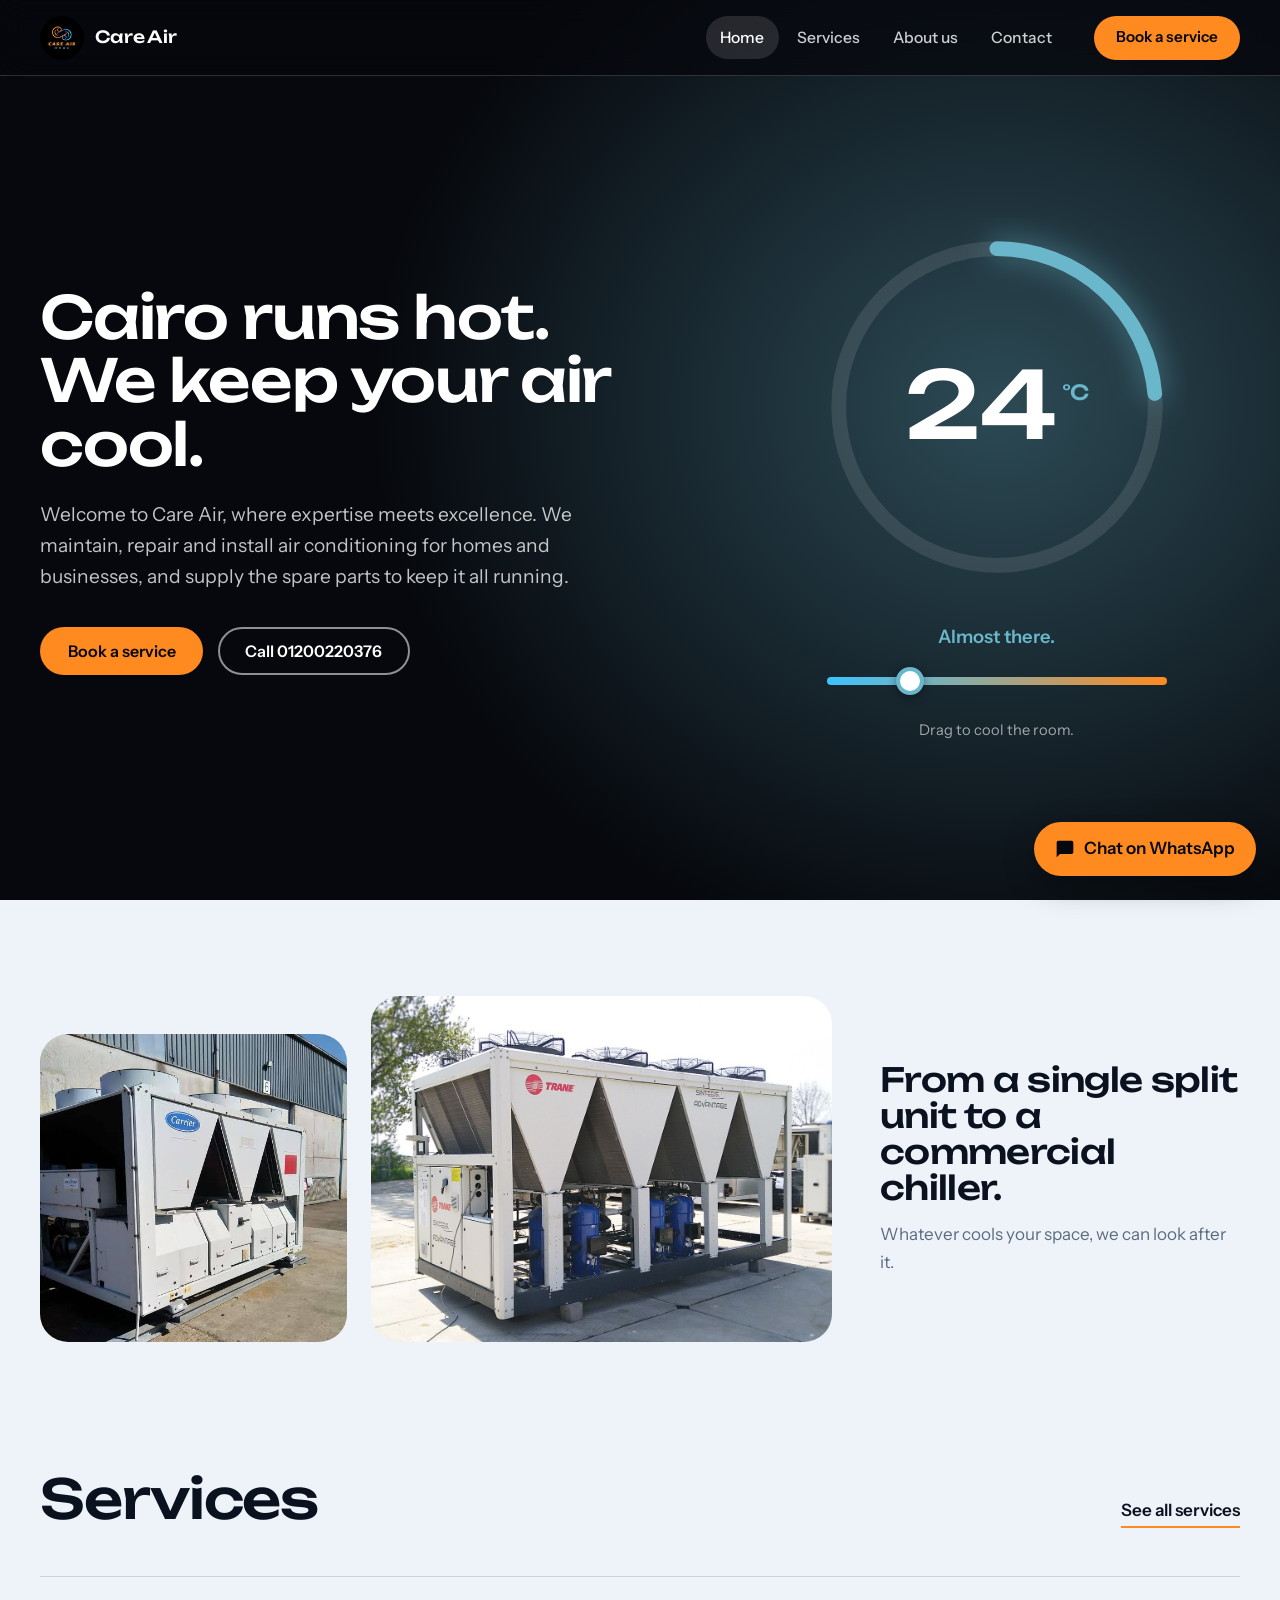
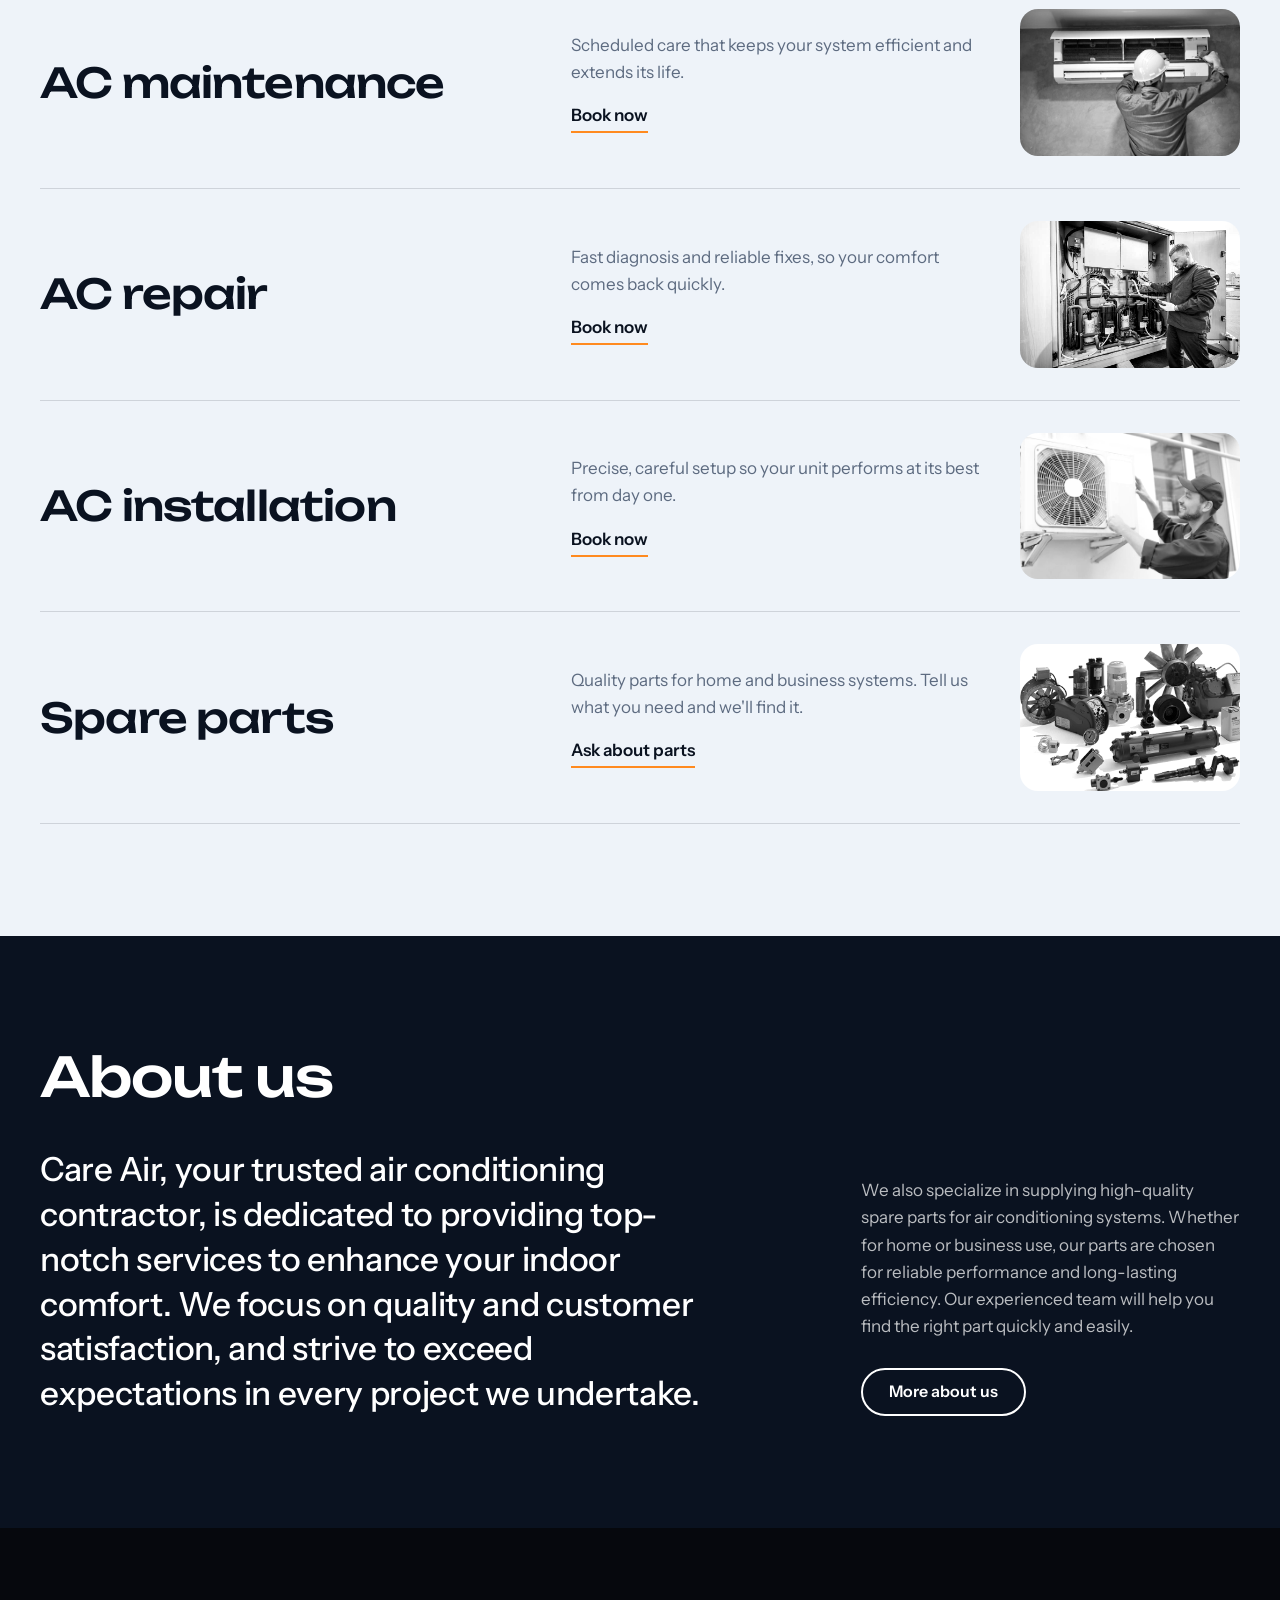
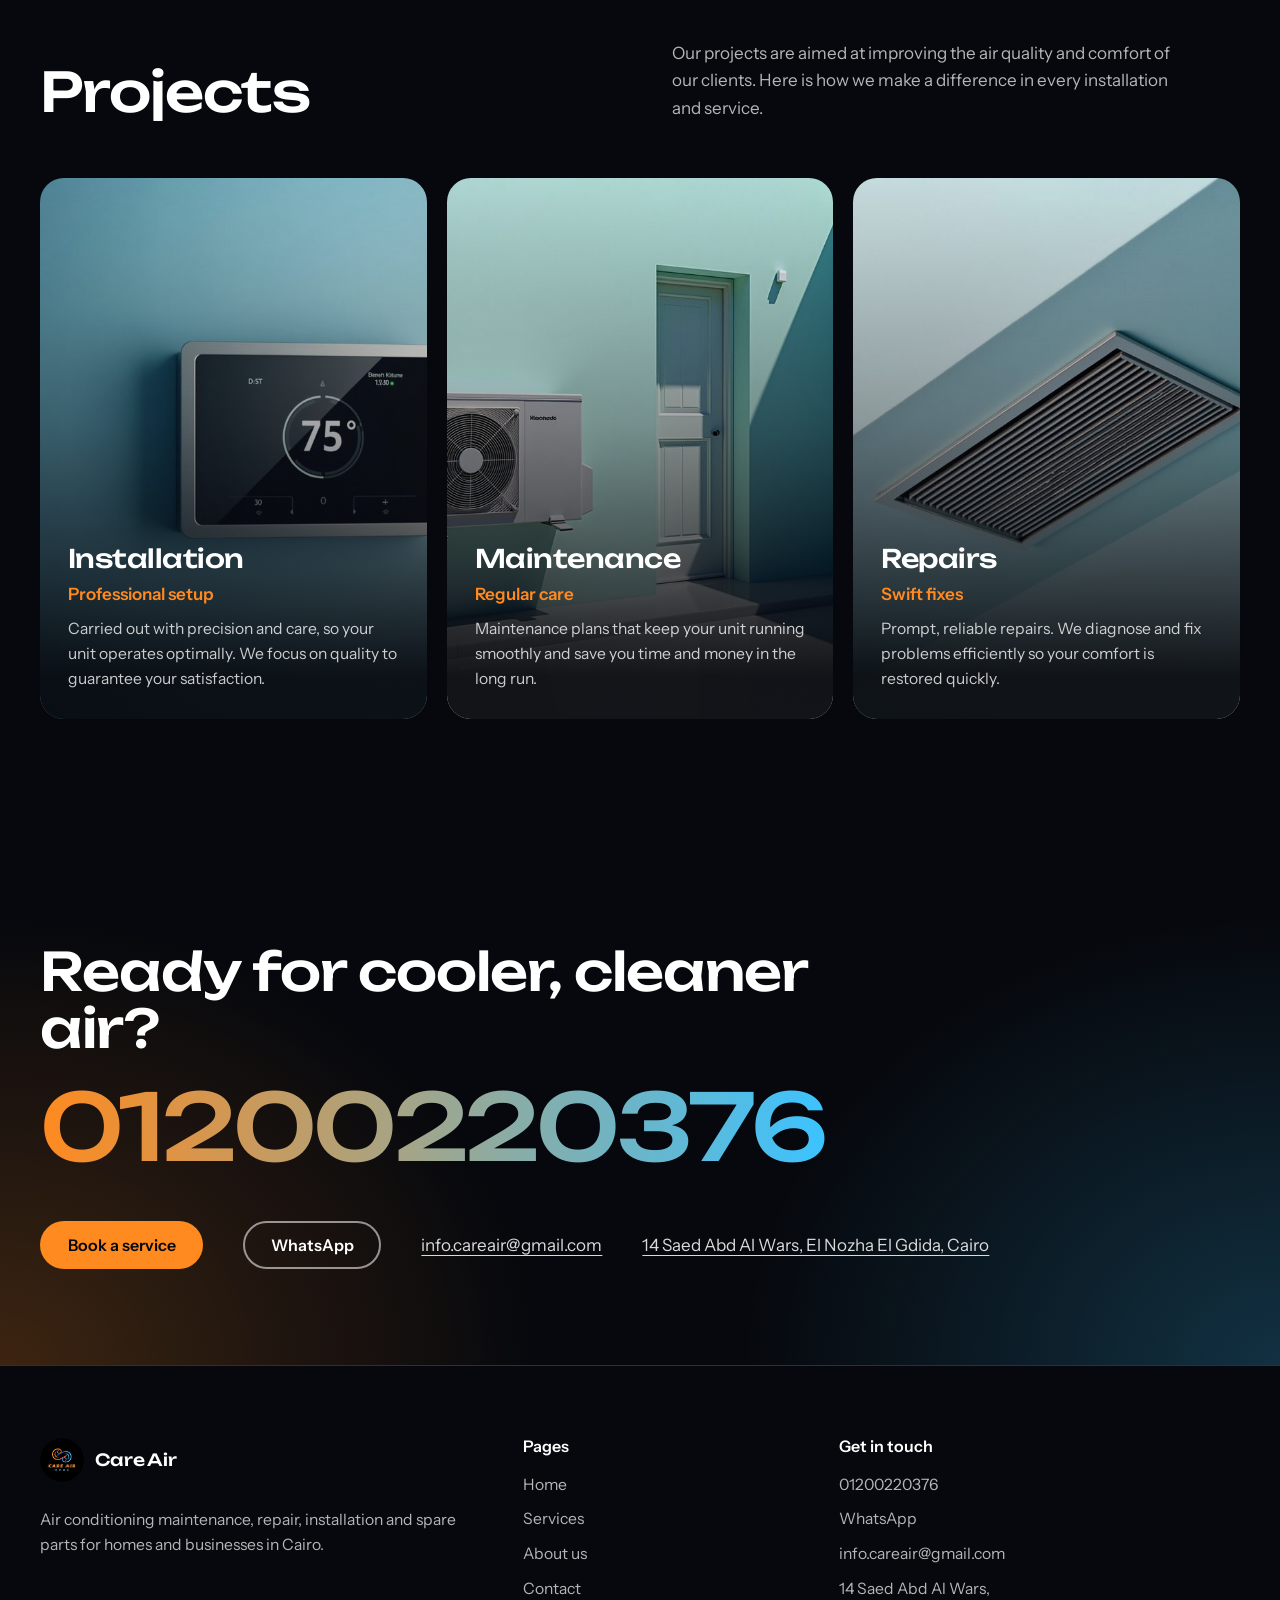
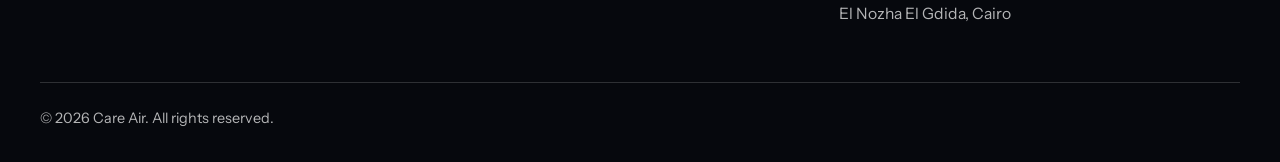
<file: index.html>
<!DOCTYPE html>
<html lang="en">
<head>
  <meta charset="UTF-8">
  <meta name="viewport" content="width=device-width, initial-scale=1.0">
  <title>Care Air | AC Maintenance, Repair, Installation &amp; Spare Parts in Cairo</title>
  <meta name="description" content="Care Air is an air conditioning contractor in El Nozha El Gdida, Cairo. AC maintenance, repair, installation and high-quality spare parts for homes and businesses.">
  <meta name="theme-color" content="#06080d">
  <meta property="og:title" content="Care Air | AC Maintenance, Repair, Installation &amp; Spare Parts in Cairo">
  <meta property="og:description" content="Care Air is an air conditioning contractor in El Nozha El Gdida, Cairo. AC maintenance, repair, installation and high-quality spare parts for homes and businesses.">
  <meta property="og:type" content="website">
  <meta property="og:image" content="care-air-logo.jpg">
  <link rel="icon" type="image/png" href="care-logo-removebg-preview.png">
  <link rel="preconnect" href="https://fonts.googleapis.com">
  <link rel="preconnect" href="https://fonts.gstatic.com" crossorigin>
  <link rel="stylesheet" href="https://fonts.googleapis.com/css2?family=Instrument+Sans:wght@400;500;600&family=Unbounded:wght@400;500;600&display=swap">
  <link rel="stylesheet" href="styles-index.css">
  <script type="application/ld+json">
{
  "@context": "https://schema.org",
  "@type": "HVACBusiness",
  "name": "Care Air",
  "description": "Air conditioning maintenance, repair, installation and spare parts in El Nozha El Gdida, Cairo.",
  "telephone": "+201200220376",
  "email": "info.careair@gmail.com",
  "address": {
    "@type": "PostalAddress",
    "streetAddress": "14 Saed Abd Al Wars",
    "addressLocality": "El Nozha El Gdida",
    "addressRegion": "Cairo",
    "addressCountry": "EG"
  },
  "geo": {
    "@type": "GeoCoordinates",
    "latitude": 30.1195327,
    "longitude": 31.3673633
  }
}
  </script>
  <script src="main.js" defer></script>
</head>
<body>
  <a class="skip-link" href="#main">Skip to content</a>

  <header class="site-header" id="top">
    <div class="wrap nav-row">
      <a class="brand" href="index.html" aria-label="Care Air, home">
        <img src="care-logo-removebg-preview.png" alt="" width="44" height="44">
        <span>Care Air</span>
      </a>

      <button class="nav-toggle" type="button" aria-expanded="false" aria-controls="primary-nav" aria-label="Menu">
        <span></span><span></span>
      </button>

      <nav id="primary-nav" class="primary-nav" aria-label="Primary">
        <ul>
          <li><a href="index.html" aria-current="page">Home</a></li>
          <li><a href="services.html">Services</a></li>
          <li><a href="about-us.html">About us</a></li>
          <li><a href="contact.html">Contact</a></li>
        </ul>
        <a class="btn btn-heat" href="contact.html#book">Book a service</a>
      </nav>
    </div>
  </header>

  <main id="main">
    <!-- Hero: a thermostat you can move -->
    <section class="hero" id="hero" aria-labelledby="hero-title">
      <div class="wrap hero-grid">
        <div class="hero-copy">
          <h1 id="hero-title">Cairo runs hot.<br>We keep your air cool.</h1>
          <p class="lead">
            Welcome to Care Air, where expertise meets excellence. We maintain, repair and
            install air conditioning for homes and businesses, and supply the spare parts to
            keep it all running.
          </p>
          <div class="actions">
            <a class="btn btn-heat" href="contact.html#book">Book a service</a>
            <a class="btn btn-line" href="tel:+201200220376">Call 01200220376</a>
          </div>
        </div>

        <div class="thermostat" id="thermostat">
          <div class="dial">
            <svg viewBox="0 0 360 360" aria-hidden="true">
              <circle class="dial-track" cx="180" cy="180" r="150"/>
              <circle class="dial-arc" id="dial-arc" cx="180" cy="180" r="150" transform="rotate(-90 180 180)"/>
            </svg>
            <div class="dial-read">
              <output id="temp-out" for="temp" aria-live="polite">38</output>
              <span class="unit">&deg;C</span>
            </div>
          </div>
          <p class="dial-status" id="dial-status">Too hot to think.</p>
          <label class="dial-slider">
            <span class="visually-hidden">Room temperature in degrees Celsius</span>
            <input type="range" id="temp" min="18" max="45" step="1" value="38">
          </label>
          <p class="dial-hint">Drag to cool the room.</p>
        </div>
      </div>
    </section>

    <!-- Equipment -->
    <section class="equip">
      <div class="wrap equip-grid">
        <figure>
          <img src="chiller-carrier.jpeg" alt="Carrier air-cooled chiller outside an industrial building" width="554" height="554" loading="lazy">
        </figure>
        <figure>
          <img src="chiller-trane.jpg" alt="Trane Sintesis Advantage air-cooled chiller" width="1200" height="833" loading="lazy">
        </figure>
        <div class="equip-copy">
          <h2>From a single split unit to a commercial chiller.</h2>
          <p>Whatever cools your space, we can look after it.</p>
        </div>
      </div>
    </section>

    <!-- Services -->
    <section class="services" id="services" aria-labelledby="services-title">
      <div class="wrap">
        <div class="head-row"><h2 id="services-title" class="section-title">Services</h2><a class="link-cta" href="services.html">See all services</a></div>

        <ul class="service-list">
          <li class="service">
            <h3>AC maintenance</h3>
            <div class="service-body">
              <p>Scheduled care that keeps your system efficient and extends its life.</p>
              <a class="link-cta" href="contact.html?service=maintenance#book">Book now</a>
            </div>
            <img src="ac-maintenance.jpg" alt="Technician servicing an indoor split AC unit" loading="lazy" width="1200" height="800">
          </li>

          <li class="service">
            <h3>AC repair</h3>
            <div class="service-body">
              <p>Fast diagnosis and reliable fixes, so your comfort comes back quickly.</p>
              <a class="link-cta" href="contact.html?service=repair#book">Book now</a>
            </div>
            <img src="ac-repair.jpg" alt="Technician inspecting AC compressors and pipework" loading="lazy" width="800" height="534">
          </li>

          <li class="service">
            <h3>AC installation</h3>
            <div class="service-body">
              <p>Precise, careful setup so your unit performs at its best from day one.</p>
              <a class="link-cta" href="contact.html?service=installation#book">Book now</a>
            </div>
            <img src="ac-installation.jpg" alt="Technician installing an outdoor AC condenser unit" loading="lazy" width="1000" height="667">
          </li>

          <li class="service">
            <h3>Spare parts</h3>
            <div class="service-body">
              <p>Quality parts for home and business systems. Tell us what you need and we'll find it.</p>
              <a class="link-cta" href="contact.html?service=parts#book">Ask about parts</a>
            </div>
            <img src="ac-spare.jpg" alt="Compressors, fans, valves and gauges" loading="lazy" width="700" height="500">
          </li>
        </ul>
      </div>
    </section>

    <!-- About -->
    <section class="about" id="about" aria-labelledby="about-title">
      <div class="wrap about-grid">
        <h2 id="about-title" class="section-title">About us</h2>
        <p class="about-big">
          Care Air, your trusted air conditioning contractor, is dedicated to providing
          top-notch services to enhance your indoor comfort. We focus on quality and customer
          satisfaction, and strive to exceed expectations in every project we undertake.
        </p>
        <div class="about-side">
          <p>
            We also specialize in supplying high-quality spare parts for air conditioning
            systems. Whether for home or business use, our parts are chosen for reliable
            performance and long-lasting efficiency. Our experienced team will help you find
            the right part quickly and easily.
          </p>
          <a class="btn btn-ink" href="about-us.html">More about us</a>
        </div>
      </div>
    </section>

    <!-- Projects -->
    <section class="projects" id="projects" aria-labelledby="projects-title">
      <div class="wrap">
        <div class="projects-head">
          <h2 id="projects-title" class="section-title">Projects</h2>
          <p>
            Our projects are aimed at improving the air quality and comfort of our clients.
            Here is how we make a difference in every installation and service.
          </p>
        </div>

        <div class="panel-grid">
          <article class="panel">
            <img src="installation-img.jpg" alt="Newly installed air conditioning unit" loading="lazy" width="1400" height="788">
            <div class="panel-text">
              <h3>Installation</h3>
              <p class="panel-sub">Professional setup</p>
              <p>Carried out with precision and care, so your unit operates optimally. We focus on quality to guarantee your satisfaction.</p>
            </div>
          </article>

          <article class="panel">
            <img src="maintenance-img.jpg" alt="Technician carrying out routine AC maintenance" loading="lazy" width="1400" height="788">
            <div class="panel-text">
              <h3>Maintenance</h3>
              <p class="panel-sub">Regular care</p>
              <p>Maintenance plans that keep your unit running smoothly and save you time and money in the long run.</p>
            </div>
          </article>

          <article class="panel">
            <img src="repair-img.jpg" alt="Technician repairing an AC unit" loading="lazy" width="1400" height="788">
            <div class="panel-text">
              <h3>Repairs</h3>
              <p class="panel-sub">Swift fixes</p>
              <p>Prompt, reliable repairs. We diagnose and fix problems efficiently so your comfort is restored quickly.</p>
            </div>
          </article>
        </div>
      </div>
    </section>

    <!-- Contact -->
    <section class="contact" id="contact" aria-labelledby="contact-title">
      <div class="wrap">
        <h2 id="contact-title" class="contact-title">Ready for cooler, cleaner air?</h2>
        <a class="big-phone" href="tel:+201200220376">01200220376</a>
        <div class="contact-row">
          <a class="btn btn-heat" href="contact.html#book">Book a service</a>
          <a class="btn btn-line" target="_blank" rel="noopener" href="https://wa.me/201200220376">WhatsApp</a>
          <a class="mail" href="mailto:info.careair@gmail.com">info.careair@gmail.com</a>
          <address>
            <a target="_blank" rel="noopener" href="https://www.google.com/maps/place/14+Saed+Abd+Al+Wars,+Huckstep,+El+Nozha,+Cairo+Governorate+4473123/@30.1196536,31.3674083,91m/data=!3m1!1e3!4m6!3m5!1s0x14581663149b12a5:0x7c7eea3515093f84!8m2!3d30.1195327!4d31.3673633!16s%2Fg%2F11c153tdt1">14 Saed Abd Al Wars, El Nozha El Gdida, Cairo</a>
          </address>
        </div>
      </div>
    </section>
  </main>

  <footer class="site-footer">
    <div class="wrap foot-grid">
      <div class="foot-brand">
        <a class="brand" href="index.html" aria-label="Care Air, home">
          <img src="care-logo-removebg-preview.png" alt="" width="44" height="44">
          <span>Care Air</span>
        </a>
        <p>Air conditioning maintenance, repair, installation and spare parts for homes and businesses in Cairo.</p>
      </div>

      <nav class="foot-col" aria-label="Pages">
        <h2 class="foot-title">Pages</h2>
        <ul>
          <li><a href="index.html">Home</a></li>
          <li><a href="services.html">Services</a></li>
          <li><a href="about-us.html">About us</a></li>
          <li><a href="contact.html">Contact</a></li>
        </ul>
      </nav>

      <div class="foot-col">
        <h2 class="foot-title">Get in touch</h2>
        <ul>
          <li><a href="tel:+201200220376">01200220376</a></li>
          <li><a target="_blank" rel="noopener" href="https://wa.me/201200220376">WhatsApp</a></li>
          <li><a href="mailto:info.careair@gmail.com">info.careair@gmail.com</a></li>
          <li><a target="_blank" rel="noopener" href="https://www.google.com/maps/place/14+Saed+Abd+Al+Wars,+Huckstep,+El+Nozha,+Cairo+Governorate+4473123/@30.1196536,31.3674083,91m/data=!3m1!1e3!4m6!3m5!1s0x14581663149b12a5:0x7c7eea3515093f84!8m2!3d30.1195327!4d31.3673633!16s%2Fg%2F11c153tdt1">14 Saed Abd Al Wars,<br>El Nozha El Gdida, Cairo</a></li>
        </ul>

        <!--
          Social links: add your real profile URLs and uncomment.
          <div class="social-links">
            <a href="YOUR_FACEBOOK_URL" target="_blank" rel="noopener" aria-label="Care Air on Facebook"><img src="facebook.png" alt="" width="28" height="28"></a>
            <a href="YOUR_INSTAGRAM_URL" target="_blank" rel="noopener" aria-label="Care Air on Instagram"><img src="instagram.png" alt="" width="28" height="28"></a>
            <a href="YOUR_TIKTOK_URL" target="_blank" rel="noopener" aria-label="Care Air on TikTok"><img src="tiktok.png" alt="" width="28" height="28"></a>
          </div>
        -->
      </div>
    </div>

    <div class="wrap foot-bottom">
      <p>&copy; <span id="year">2026</span> Care Air. All rights reserved.</p>
    </div>
  </footer>

  <a class="float-wa" target="_blank" rel="noopener" href="https://wa.me/201200220376"><svg viewBox="0 0 24 24" aria-hidden="true"><path d="M20 2H4a2 2 0 0 0-2 2v18l4-4h14a2 2 0 0 0 2-2V4a2 2 0 0 0-2-2z"/></svg><span>Chat on WhatsApp</span></a>

  <div class="quick-bar" role="navigation" aria-label="Quick contact">
    <a href="tel:+201200220376"><svg viewBox="0 0 24 24" aria-hidden="true"><path d="M6.6 10.8c1.4 2.8 3.8 5.2 6.6 6.6l2.2-2.2c.3-.3.7-.4 1-.2 1.1.4 2.3.6 3.6.6.6 0 1 .4 1 1V20c0 .6-.4 1-1 1C10.6 21 3 13.4 3 4c0-.6.4-1 1-1h3.5c.6 0 1 .4 1 1 0 1.3.2 2.5.6 3.6.1.3 0 .7-.2 1l-2.3 2.2z"/></svg><span>Call</span></a>
    <a target="_blank" rel="noopener" href="https://wa.me/201200220376"><svg viewBox="0 0 24 24" aria-hidden="true"><path d="M20 2H4a2 2 0 0 0-2 2v18l4-4h14a2 2 0 0 0 2-2V4a2 2 0 0 0-2-2z"/></svg><span>WhatsApp</span></a>
    <a href="contact.html#book"><svg viewBox="0 0 24 24" aria-hidden="true"><path d="M19 4h-1V2h-2v2H8V2H6v2H5a2 2 0 0 0-2 2v14a2 2 0 0 0 2 2h14a2 2 0 0 0 2-2V6a2 2 0 0 0-2-2zm0 16H5V9h14v11z"/></svg><span>Book</span></a>
  </div>
</body>
</html>
</file>
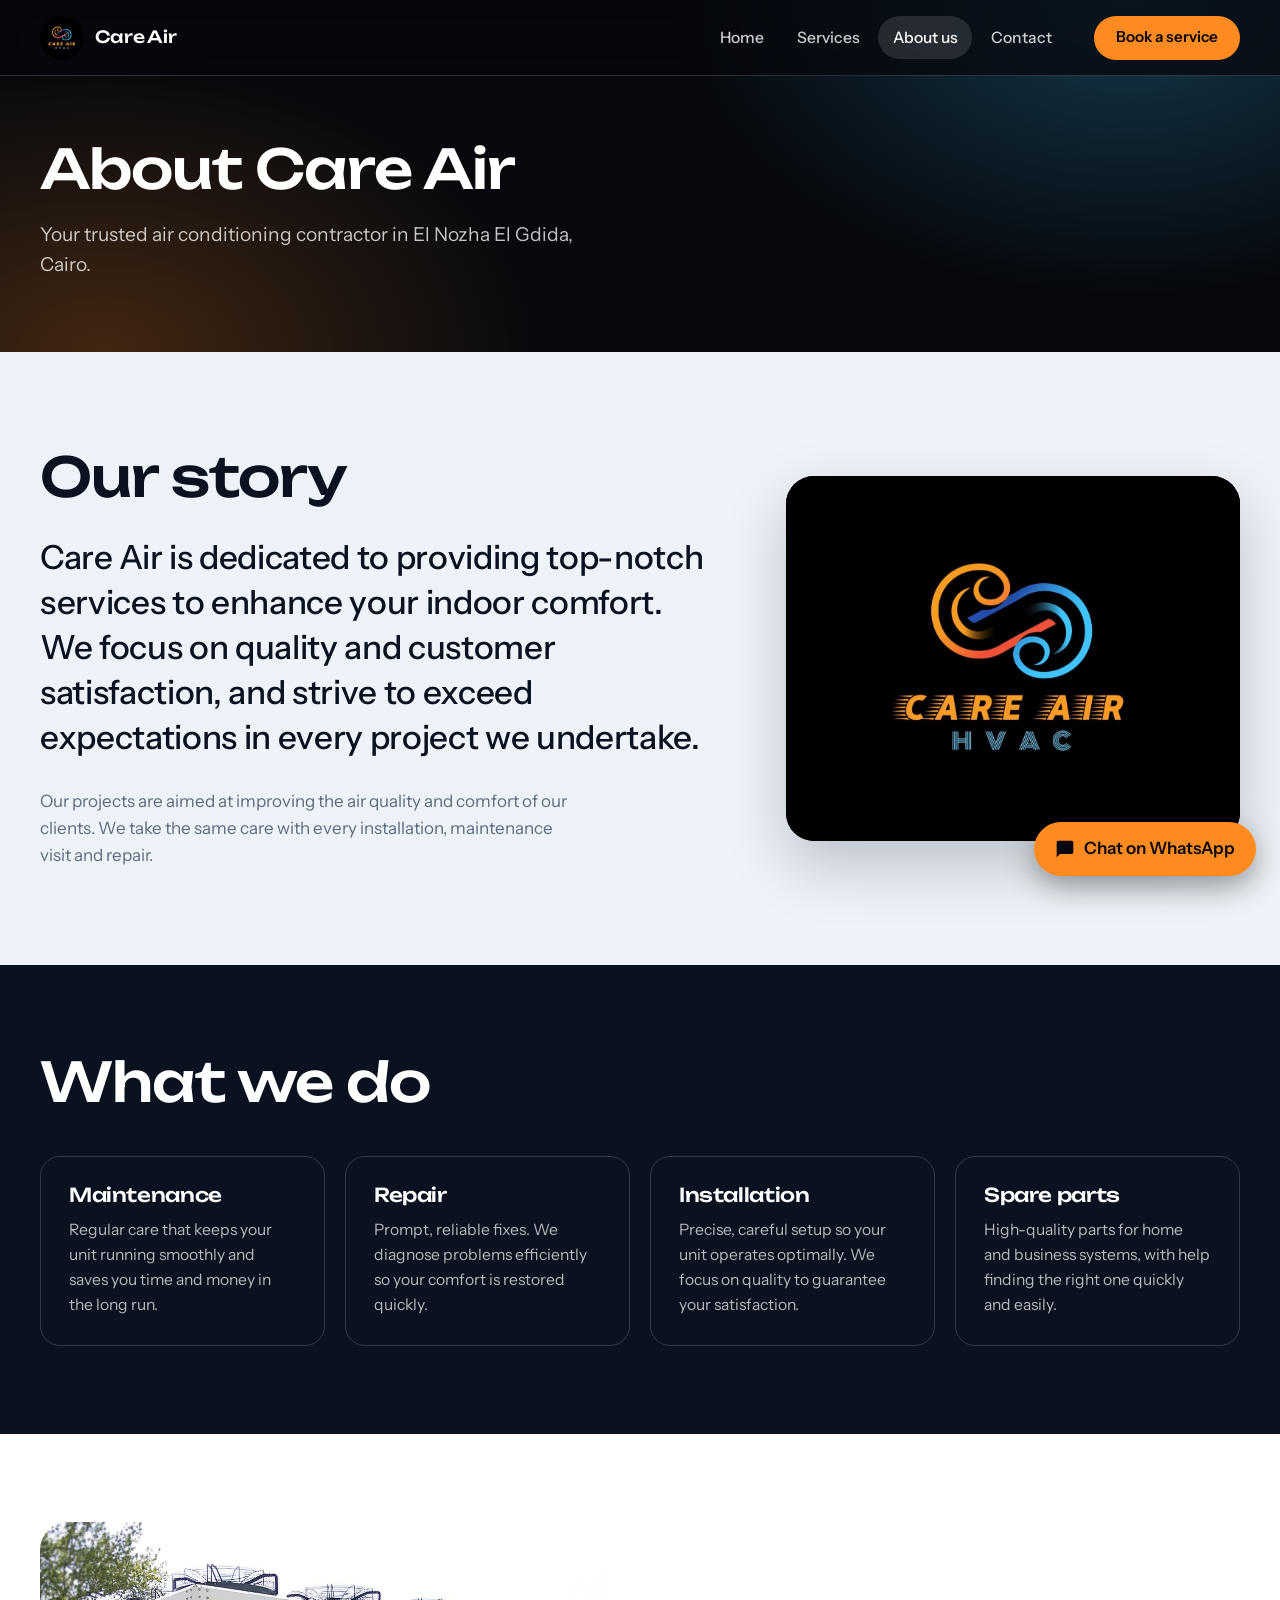
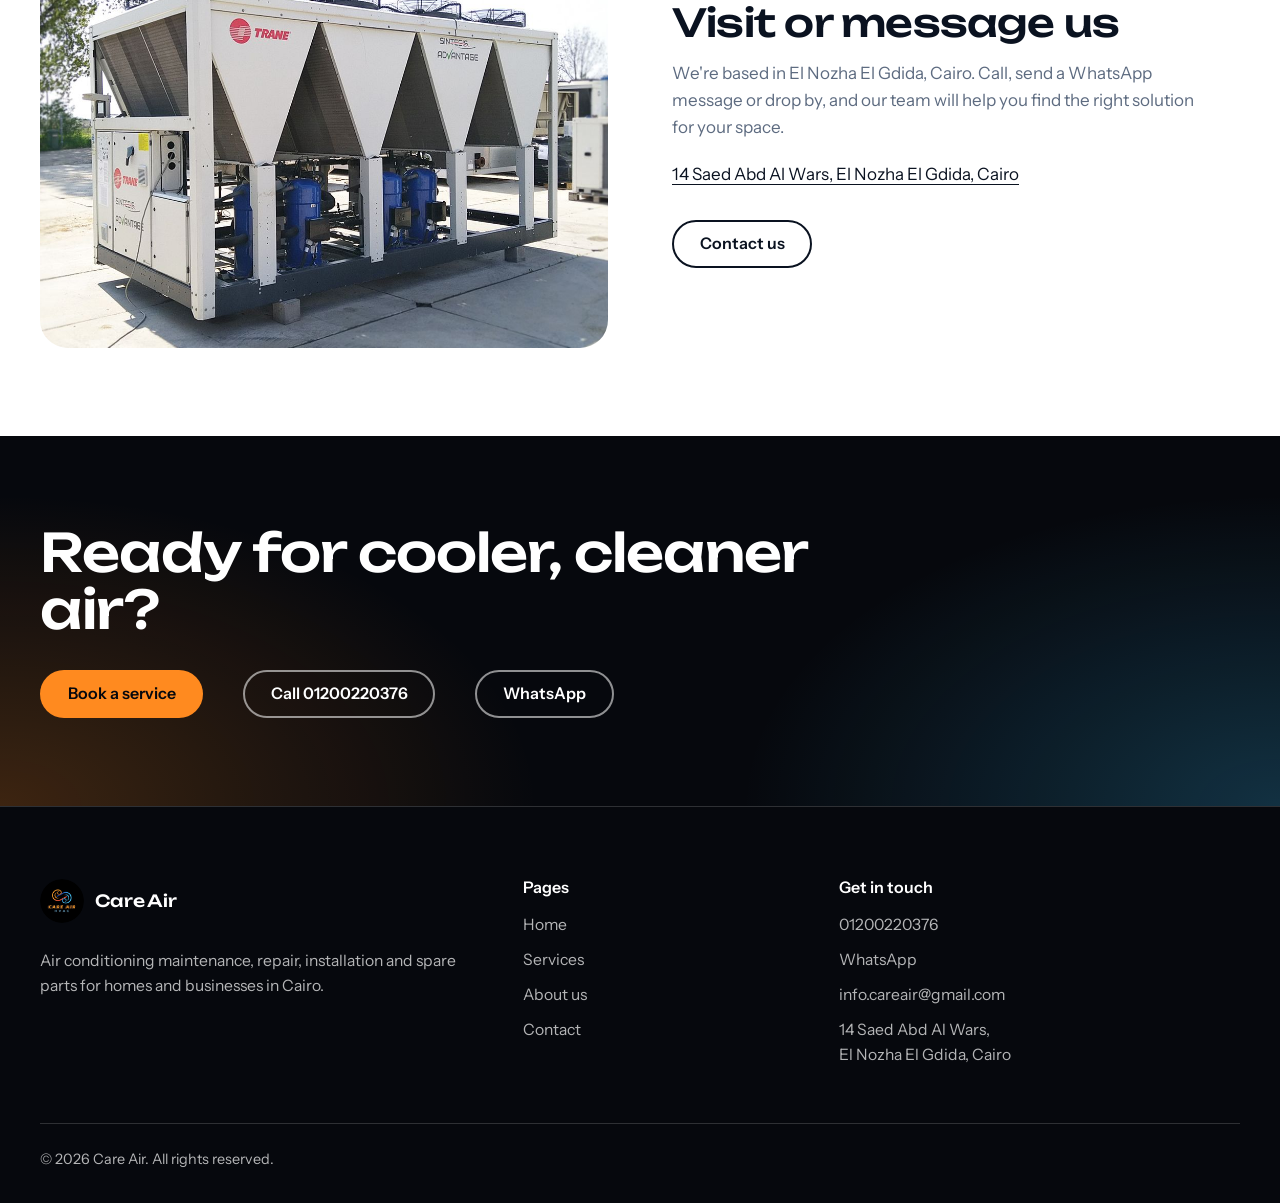
<file: about-us.html>
<!DOCTYPE html>
<html lang="en">
<head>
  <meta charset="UTF-8">
  <meta name="viewport" content="width=device-width, initial-scale=1.0">
  <title>About Us | Care Air Air Conditioning Contractor in Cairo</title>
  <meta name="description" content="Care Air is a trusted air conditioning contractor in El Nozha El Gdida, Cairo, focused on quality, customer satisfaction and reliable spare parts.">
  <meta name="theme-color" content="#06080d">
  <meta property="og:title" content="About Us | Care Air Air Conditioning Contractor in Cairo">
  <meta property="og:description" content="Care Air is a trusted air conditioning contractor in El Nozha El Gdida, Cairo, focused on quality, customer satisfaction and reliable spare parts.">
  <meta property="og:type" content="website">
  <meta property="og:image" content="care-air-logo.jpg">
  <link rel="icon" type="image/png" href="care-logo-removebg-preview.png">
  <link rel="preconnect" href="https://fonts.googleapis.com">
  <link rel="preconnect" href="https://fonts.gstatic.com" crossorigin>
  <link rel="stylesheet" href="https://fonts.googleapis.com/css2?family=Instrument+Sans:wght@400;500;600&family=Unbounded:wght@400;500;600&display=swap">
  <link rel="stylesheet" href="styles-index.css">
  <script type="application/ld+json">
{
  "@context": "https://schema.org",
  "@type": "HVACBusiness",
  "name": "Care Air",
  "description": "Air conditioning maintenance, repair, installation and spare parts in El Nozha El Gdida, Cairo.",
  "telephone": "+201200220376",
  "email": "info.careair@gmail.com",
  "address": {
    "@type": "PostalAddress",
    "streetAddress": "14 Saed Abd Al Wars",
    "addressLocality": "El Nozha El Gdida",
    "addressRegion": "Cairo",
    "addressCountry": "EG"
  },
  "geo": {
    "@type": "GeoCoordinates",
    "latitude": 30.1195327,
    "longitude": 31.3673633
  }
}
  </script>
  <script src="main.js" defer></script>
</head>
<body>
  <a class="skip-link" href="#main">Skip to content</a>

  <header class="site-header" id="top">
    <div class="wrap nav-row">
      <a class="brand" href="index.html" aria-label="Care Air, home">
        <img src="care-logo-removebg-preview.png" alt="" width="44" height="44">
        <span>Care Air</span>
      </a>

      <button class="nav-toggle" type="button" aria-expanded="false" aria-controls="primary-nav" aria-label="Menu">
        <span></span><span></span>
      </button>

      <nav id="primary-nav" class="primary-nav" aria-label="Primary">
        <ul>
          <li><a href="index.html">Home</a></li>
          <li><a href="services.html">Services</a></li>
          <li><a href="about-us.html" aria-current="page">About us</a></li>
          <li><a href="contact.html">Contact</a></li>
        </ul>
        <a class="btn btn-heat" href="contact.html#book">Book a service</a>
      </nav>
    </div>
  </header>

  <main id="main">
    <section class="page-hero" aria-labelledby="page-title">
      <div class="wrap">
        <h1 id="page-title">About Care Air</h1>
        <p class="lead">Your trusted air conditioning contractor in El Nozha El Gdida, Cairo.</p>
      </div>
    </section>

    <section class="story" aria-labelledby="story-title">
      <div class="wrap story-grid">
        <div>
          <h2 id="story-title" class="section-title">Our story</h2>
          <p class="about-big">
            Care Air is dedicated to providing top-notch services to enhance your indoor comfort.
            We focus on quality and customer satisfaction, and strive to exceed expectations in
            every project we undertake.
          </p>
          <p class="story-more">
            Our projects are aimed at improving the air quality and comfort of our clients. We
            take the same care with every installation, maintenance visit and repair.
          </p>
        </div>
        <div class="logo-card">
          <img src="care-air-logo.jpg" alt="Care Air HVAC logo" width="1231" height="987">
        </div>
      </div>
    </section>

    <section class="what" aria-labelledby="what-title">
      <div class="wrap">
        <h2 id="what-title" class="section-title">What we do</h2>
        <div class="what-list">
          <a class="what-item" href="services.html#maintenance">
            <h3>Maintenance</h3>
            <p>Regular care that keeps your unit running smoothly and saves you time and money in the long run.</p>
          </a>
          <a class="what-item" href="services.html#repair">
            <h3>Repair</h3>
            <p>Prompt, reliable fixes. We diagnose problems efficiently so your comfort is restored quickly.</p>
          </a>
          <a class="what-item" href="services.html#installation">
            <h3>Installation</h3>
            <p>Precise, careful setup so your unit operates optimally. We focus on quality to guarantee your satisfaction.</p>
          </a>
          <a class="what-item" href="services.html#parts">
            <h3>Spare parts</h3>
            <p>High-quality parts for home and business systems, with help finding the right one quickly and easily.</p>
          </a>
        </div>
      </div>
    </section>

    <section class="feature" aria-labelledby="visit-title">
      <div class="wrap feature-grid">
        <div class="feature-media">
          <img src="chiller-trane.jpg" alt="Trane Sintesis Advantage air-cooled chiller" width="1200" height="833" loading="lazy">
        </div>
        <div class="feature-text">
          <h2 id="visit-title">Visit or message us</h2>
          <p>We're based in El Nozha El Gdida, Cairo. Call, send a WhatsApp message or drop by, and our team will help you find the right solution for your space.</p>
          <p class="address-line"><a target="_blank" rel="noopener" href="https://www.google.com/maps/place/14+Saed+Abd+Al+Wars,+Huckstep,+El+Nozha,+Cairo+Governorate+4473123/@30.1196536,31.3674083,91m/data=!3m1!1e3!4m6!3m5!1s0x14581663149b12a5:0x7c7eea3515093f84!8m2!3d30.1195327!4d31.3673633!16s%2Fg%2F11c153tdt1">14 Saed Abd Al Wars, El Nozha El Gdida, Cairo</a></p>
          <a class="btn btn-ink" href="contact.html">Contact us</a>
        </div>
      </div>
    </section>

    <section class="cta-band" aria-labelledby="cta-title">
      <div class="wrap">
        <h2 id="cta-title" class="contact-title">Ready for cooler, cleaner air?</h2>
        <div class="contact-row">
          <a class="btn btn-heat" href="contact.html#book">Book a service</a>
          <a class="btn btn-line" href="tel:+201200220376">Call 01200220376</a>
          <a class="btn btn-line" target="_blank" rel="noopener" href="https://wa.me/201200220376">WhatsApp</a>
        </div>
      </div>
    </section>
  </main>

  <footer class="site-footer">
    <div class="wrap foot-grid">
      <div class="foot-brand">
        <a class="brand" href="index.html" aria-label="Care Air, home">
          <img src="care-logo-removebg-preview.png" alt="" width="44" height="44">
          <span>Care Air</span>
        </a>
        <p>Air conditioning maintenance, repair, installation and spare parts for homes and businesses in Cairo.</p>
      </div>

      <nav class="foot-col" aria-label="Pages">
        <h2 class="foot-title">Pages</h2>
        <ul>
          <li><a href="index.html">Home</a></li>
          <li><a href="services.html">Services</a></li>
          <li><a href="about-us.html">About us</a></li>
          <li><a href="contact.html">Contact</a></li>
        </ul>
      </nav>

      <div class="foot-col">
        <h2 class="foot-title">Get in touch</h2>
        <ul>
          <li><a href="tel:+201200220376">01200220376</a></li>
          <li><a target="_blank" rel="noopener" href="https://wa.me/201200220376">WhatsApp</a></li>
          <li><a href="mailto:info.careair@gmail.com">info.careair@gmail.com</a></li>
          <li><a target="_blank" rel="noopener" href="https://www.google.com/maps/place/14+Saed+Abd+Al+Wars,+Huckstep,+El+Nozha,+Cairo+Governorate+4473123/@30.1196536,31.3674083,91m/data=!3m1!1e3!4m6!3m5!1s0x14581663149b12a5:0x7c7eea3515093f84!8m2!3d30.1195327!4d31.3673633!16s%2Fg%2F11c153tdt1">14 Saed Abd Al Wars,<br>El Nozha El Gdida, Cairo</a></li>
        </ul>

        <!--
          Social links: add your real profile URLs and uncomment.
          <div class="social-links">
            <a href="YOUR_FACEBOOK_URL" target="_blank" rel="noopener" aria-label="Care Air on Facebook"><img src="facebook.png" alt="" width="28" height="28"></a>
            <a href="YOUR_INSTAGRAM_URL" target="_blank" rel="noopener" aria-label="Care Air on Instagram"><img src="instagram.png" alt="" width="28" height="28"></a>
            <a href="YOUR_TIKTOK_URL" target="_blank" rel="noopener" aria-label="Care Air on TikTok"><img src="tiktok.png" alt="" width="28" height="28"></a>
          </div>
        -->
      </div>
    </div>

    <div class="wrap foot-bottom">
      <p>&copy; <span id="year">2026</span> Care Air. All rights reserved.</p>
    </div>
  </footer>

  <a class="float-wa" target="_blank" rel="noopener" href="https://wa.me/201200220376"><svg viewBox="0 0 24 24" aria-hidden="true"><path d="M20 2H4a2 2 0 0 0-2 2v18l4-4h14a2 2 0 0 0 2-2V4a2 2 0 0 0-2-2z"/></svg><span>Chat on WhatsApp</span></a>

  <div class="quick-bar" role="navigation" aria-label="Quick contact">
    <a href="tel:+201200220376"><svg viewBox="0 0 24 24" aria-hidden="true"><path d="M6.6 10.8c1.4 2.8 3.8 5.2 6.6 6.6l2.2-2.2c.3-.3.7-.4 1-.2 1.1.4 2.3.6 3.6.6.6 0 1 .4 1 1V20c0 .6-.4 1-1 1C10.6 21 3 13.4 3 4c0-.6.4-1 1-1h3.5c.6 0 1 .4 1 1 0 1.3.2 2.5.6 3.6.1.3 0 .7-.2 1l-2.3 2.2z"/></svg><span>Call</span></a>
    <a target="_blank" rel="noopener" href="https://wa.me/201200220376"><svg viewBox="0 0 24 24" aria-hidden="true"><path d="M20 2H4a2 2 0 0 0-2 2v18l4-4h14a2 2 0 0 0 2-2V4a2 2 0 0 0-2-2z"/></svg><span>WhatsApp</span></a>
    <a href="contact.html#book"><svg viewBox="0 0 24 24" aria-hidden="true"><path d="M19 4h-1V2h-2v2H8V2H6v2H5a2 2 0 0 0-2 2v14a2 2 0 0 0 2 2h14a2 2 0 0 0 2-2V6a2 2 0 0 0-2-2zm0 16H5V9h14v11z"/></svg><span>Book</span></a>
  </div>
</body>
</html>
</file>
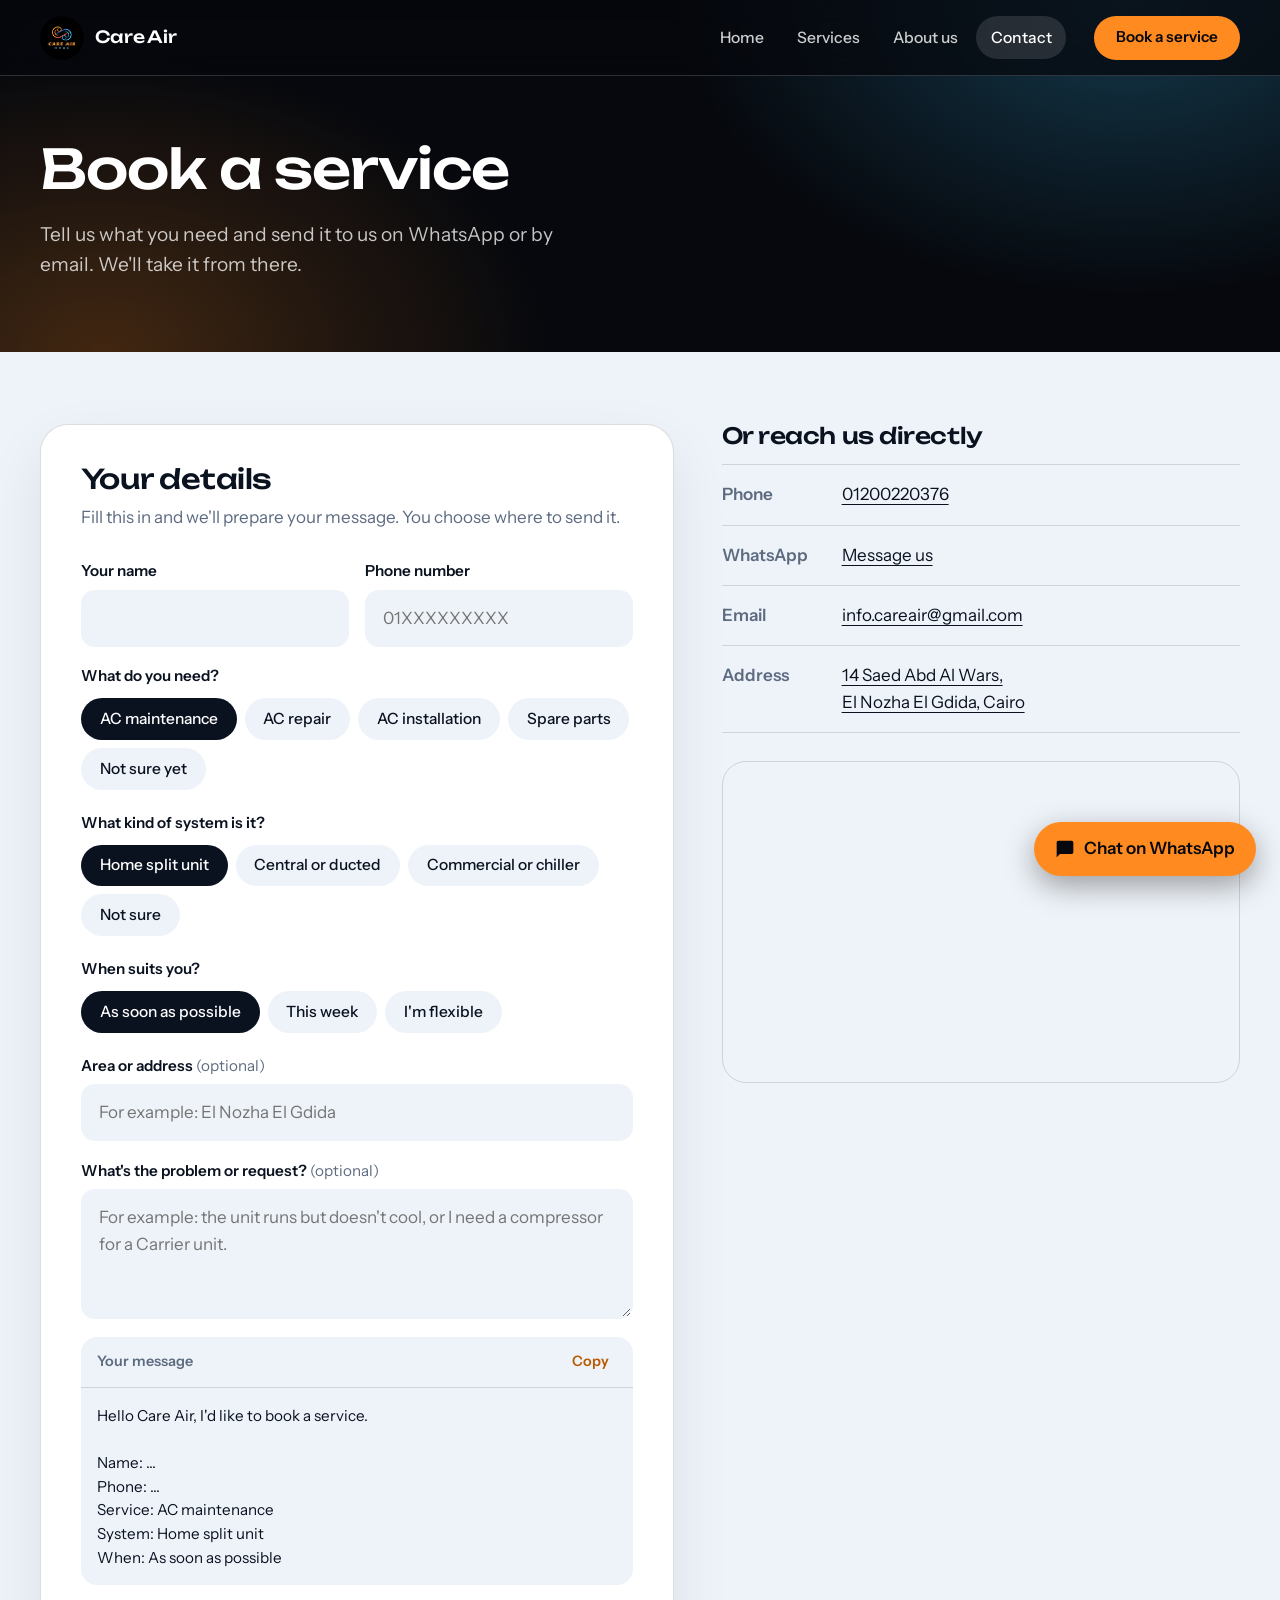
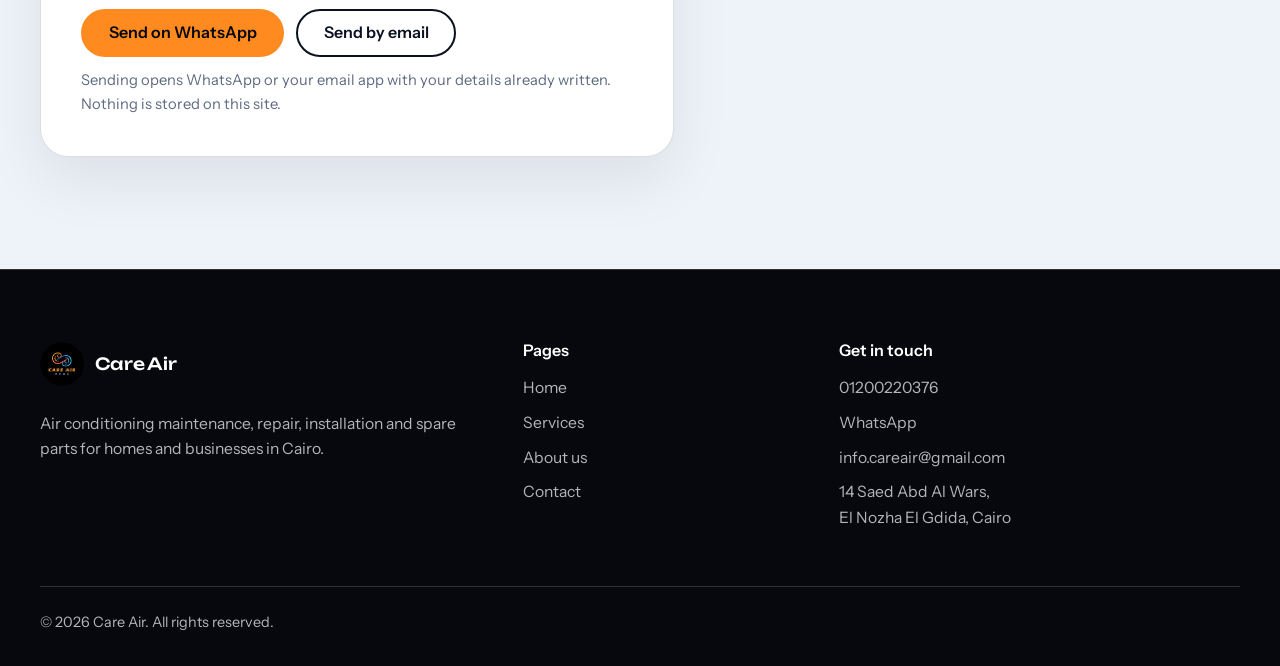
<file: contact.html>
<!DOCTYPE html>
<html lang="en">
<head>
  <meta charset="UTF-8">
  <meta name="viewport" content="width=device-width, initial-scale=1.0">
  <title>Contact &amp; Book a Service | Care Air</title>
  <meta name="description" content="Book AC maintenance, repair, installation or spare parts from Care Air in El Nozha El Gdida, Cairo. Call, message on WhatsApp or send your details.">
  <meta name="theme-color" content="#06080d">
  <meta property="og:title" content="Contact &amp; Book a Service | Care Air">
  <meta property="og:description" content="Book AC maintenance, repair, installation or spare parts from Care Air in El Nozha El Gdida, Cairo. Call, message on WhatsApp or send your details.">
  <meta property="og:type" content="website">
  <meta property="og:image" content="care-air-logo.jpg">
  <link rel="icon" type="image/png" href="care-logo-removebg-preview.png">
  <link rel="preconnect" href="https://fonts.googleapis.com">
  <link rel="preconnect" href="https://fonts.gstatic.com" crossorigin>
  <link rel="stylesheet" href="https://fonts.googleapis.com/css2?family=Instrument+Sans:wght@400;500;600&family=Unbounded:wght@400;500;600&display=swap">
  <link rel="stylesheet" href="styles-index.css">
  <script type="application/ld+json">
{
  "@context": "https://schema.org",
  "@type": "HVACBusiness",
  "name": "Care Air",
  "description": "Air conditioning maintenance, repair, installation and spare parts in El Nozha El Gdida, Cairo.",
  "telephone": "+201200220376",
  "email": "info.careair@gmail.com",
  "address": {
    "@type": "PostalAddress",
    "streetAddress": "14 Saed Abd Al Wars",
    "addressLocality": "El Nozha El Gdida",
    "addressRegion": "Cairo",
    "addressCountry": "EG"
  },
  "geo": {
    "@type": "GeoCoordinates",
    "latitude": 30.1195327,
    "longitude": 31.3673633
  }
}
  </script>
  <script src="main.js" defer></script>
</head>
<body>
  <a class="skip-link" href="#main">Skip to content</a>

  <header class="site-header" id="top">
    <div class="wrap nav-row">
      <a class="brand" href="index.html" aria-label="Care Air, home">
        <img src="care-logo-removebg-preview.png" alt="" width="44" height="44">
        <span>Care Air</span>
      </a>

      <button class="nav-toggle" type="button" aria-expanded="false" aria-controls="primary-nav" aria-label="Menu">
        <span></span><span></span>
      </button>

      <nav id="primary-nav" class="primary-nav" aria-label="Primary">
        <ul>
          <li><a href="index.html">Home</a></li>
          <li><a href="services.html">Services</a></li>
          <li><a href="about-us.html">About us</a></li>
          <li><a href="contact.html" aria-current="page">Contact</a></li>
        </ul>
        <a class="btn btn-heat" href="contact.html#book">Book a service</a>
      </nav>
    </div>
  </header>

  <main id="main">
    <section class="page-hero" aria-labelledby="page-title">
      <div class="wrap">
        <h1 id="page-title">Book a service</h1>
        <p class="lead">Tell us what you need and send it to us on WhatsApp or by email. We'll take it from there.</p>
      </div>
    </section>

    <section class="contact-page">
      <div class="wrap contact-grid">
        <div class="form-card" id="book">
          <h2>Your details</h2>
          <p class="form-intro">Fill this in and we'll prepare your message. You choose where to send it.</p>

          <form id="book-form" novalidate>
            <div class="field-row">
              <div class="field">
                <label for="customer">Your name</label>
                <input id="customer" name="customer" type="text" autocomplete="name" aria-describedby="customer-error" required>
                <p class="field-error" id="customer-error"></p>
              </div>
              <div class="field">
                <label for="phone">Phone number</label>
                <input id="phone" name="phone" type="tel" autocomplete="tel" inputmode="tel" placeholder="01XXXXXXXXX" aria-describedby="phone-error" required>
                <p class="field-error" id="phone-error"></p>
              </div>
            </div>

            <fieldset class="choice">
              <legend>What do you need?</legend>
              <div class="pills">
                <label class="pill"><input type="radio" name="service" value="AC maintenance" checked><span>AC maintenance</span></label>
                <label class="pill"><input type="radio" name="service" value="AC repair"><span>AC repair</span></label>
                <label class="pill"><input type="radio" name="service" value="AC installation"><span>AC installation</span></label>
                <label class="pill"><input type="radio" name="service" value="Spare parts"><span>Spare parts</span></label>
                <label class="pill"><input type="radio" name="service" value="Not sure yet"><span>Not sure yet</span></label>
              </div>
            </fieldset>

            <fieldset class="choice">
              <legend>What kind of system is it?</legend>
              <div class="pills">
                <label class="pill"><input type="radio" name="system" value="Home split unit" checked><span>Home split unit</span></label>
                <label class="pill"><input type="radio" name="system" value="Central or ducted system"><span>Central or ducted</span></label>
                <label class="pill"><input type="radio" name="system" value="Commercial or chiller"><span>Commercial or chiller</span></label>
                <label class="pill"><input type="radio" name="system" value="Not sure"><span>Not sure</span></label>
              </div>
            </fieldset>

            <fieldset class="choice">
              <legend>When suits you?</legend>
              <div class="pills">
                <label class="pill"><input type="radio" name="when" value="As soon as possible" checked><span>As soon as possible</span></label>
                <label class="pill"><input type="radio" name="when" value="This week"><span>This week</span></label>
                <label class="pill"><input type="radio" name="when" value="Flexible"><span>I'm flexible</span></label>
              </div>
            </fieldset>

            <div class="field">
              <label for="area">Area or address <span class="optional">(optional)</span></label>
              <input id="area" name="area" type="text" autocomplete="street-address" placeholder="For example: El Nozha El Gdida">
            </div>

            <div class="field">
              <label for="details">What's the problem or request? <span class="optional">(optional)</span></label>
              <textarea id="details" name="details" placeholder="For example: the unit runs but doesn't cool, or I need a compressor for a Carrier unit."></textarea>
            </div>

            <div class="preview">
              <div class="preview-head">
                <span id="preview-label">Your message</span>
                <button class="link-btn" type="button" id="copy-msg">Copy</button>
              </div>
              <pre id="preview" aria-labelledby="preview-label" aria-live="polite"></pre>
            </div>

            <div class="form-actions">
              <button class="btn btn-heat" type="submit">Send on WhatsApp</button>
              <button class="btn btn-ink" type="button" id="send-email">Send by email</button>
            </div>

            <div class="sent" id="sent" tabindex="-1" role="status" hidden>
              <h3>Your message is ready</h3>
              <p id="sent-text"></p>
              <p>Tip: once the chat is open, you can also send a photo of the unit's label. It helps us prepare for repairs and parts.</p>
            </div>

            <p class="form-note">
              Sending opens WhatsApp or your email app with your details already written. Nothing is stored on this site.
            </p>
          </form>
        </div>

        <div class="side-card">
          <h2 class="side-title">Or reach us directly</h2>
          <ul class="contact-list">
            <li><span class="cl-label">Phone</span><a href="tel:+201200220376">01200220376</a></li>
            <li><span class="cl-label">WhatsApp</span><a target="_blank" rel="noopener" href="https://wa.me/201200220376">Message us</a></li>
            <li><span class="cl-label">Email</span><a href="mailto:info.careair@gmail.com">info.careair@gmail.com</a></li>
            <li><span class="cl-label">Address</span><a target="_blank" rel="noopener" href="https://www.google.com/maps/place/14+Saed+Abd+Al+Wars,+Huckstep,+El+Nozha,+Cairo+Governorate+4473123/@30.1196536,31.3674083,91m/data=!3m1!1e3!4m6!3m5!1s0x14581663149b12a5:0x7c7eea3515093f84!8m2!3d30.1195327!4d31.3673633!16s%2Fg%2F11c153tdt1">14 Saed Abd Al Wars,<br>El Nozha El Gdida, Cairo</a></li>
          </ul>
          <div class="map">
            <iframe title="Map showing Care Air at 14 Saed Abd Al Wars, El Nozha El Gdida, Cairo" src="https://www.google.com/maps?q=30.1195327,31.3673633&z=17&output=embed" loading="lazy" referrerpolicy="no-referrer-when-downgrade" allowfullscreen></iframe>
          </div>
        </div>
      </div>
    </section>
  </main>

  <footer class="site-footer">
    <div class="wrap foot-grid">
      <div class="foot-brand">
        <a class="brand" href="index.html" aria-label="Care Air, home">
          <img src="care-logo-removebg-preview.png" alt="" width="44" height="44">
          <span>Care Air</span>
        </a>
        <p>Air conditioning maintenance, repair, installation and spare parts for homes and businesses in Cairo.</p>
      </div>

      <nav class="foot-col" aria-label="Pages">
        <h2 class="foot-title">Pages</h2>
        <ul>
          <li><a href="index.html">Home</a></li>
          <li><a href="services.html">Services</a></li>
          <li><a href="about-us.html">About us</a></li>
          <li><a href="contact.html">Contact</a></li>
        </ul>
      </nav>

      <div class="foot-col">
        <h2 class="foot-title">Get in touch</h2>
        <ul>
          <li><a href="tel:+201200220376">01200220376</a></li>
          <li><a target="_blank" rel="noopener" href="https://wa.me/201200220376">WhatsApp</a></li>
          <li><a href="mailto:info.careair@gmail.com">info.careair@gmail.com</a></li>
          <li><a target="_blank" rel="noopener" href="https://www.google.com/maps/place/14+Saed+Abd+Al+Wars,+Huckstep,+El+Nozha,+Cairo+Governorate+4473123/@30.1196536,31.3674083,91m/data=!3m1!1e3!4m6!3m5!1s0x14581663149b12a5:0x7c7eea3515093f84!8m2!3d30.1195327!4d31.3673633!16s%2Fg%2F11c153tdt1">14 Saed Abd Al Wars,<br>El Nozha El Gdida, Cairo</a></li>
        </ul>

        <!--
          Social links: add your real profile URLs and uncomment.
          <div class="social-links">
            <a href="YOUR_FACEBOOK_URL" target="_blank" rel="noopener" aria-label="Care Air on Facebook"><img src="facebook.png" alt="" width="28" height="28"></a>
            <a href="YOUR_INSTAGRAM_URL" target="_blank" rel="noopener" aria-label="Care Air on Instagram"><img src="instagram.png" alt="" width="28" height="28"></a>
            <a href="YOUR_TIKTOK_URL" target="_blank" rel="noopener" aria-label="Care Air on TikTok"><img src="tiktok.png" alt="" width="28" height="28"></a>
          </div>
        -->
      </div>
    </div>

    <div class="wrap foot-bottom">
      <p>&copy; <span id="year">2026</span> Care Air. All rights reserved.</p>
    </div>
  </footer>

  <a class="float-wa" target="_blank" rel="noopener" href="https://wa.me/201200220376"><svg viewBox="0 0 24 24" aria-hidden="true"><path d="M20 2H4a2 2 0 0 0-2 2v18l4-4h14a2 2 0 0 0 2-2V4a2 2 0 0 0-2-2z"/></svg><span>Chat on WhatsApp</span></a>

  <div class="quick-bar" role="navigation" aria-label="Quick contact">
    <a href="tel:+201200220376"><svg viewBox="0 0 24 24" aria-hidden="true"><path d="M6.6 10.8c1.4 2.8 3.8 5.2 6.6 6.6l2.2-2.2c.3-.3.7-.4 1-.2 1.1.4 2.3.6 3.6.6.6 0 1 .4 1 1V20c0 .6-.4 1-1 1C10.6 21 3 13.4 3 4c0-.6.4-1 1-1h3.5c.6 0 1 .4 1 1 0 1.3.2 2.5.6 3.6.1.3 0 .7-.2 1l-2.3 2.2z"/></svg><span>Call</span></a>
    <a target="_blank" rel="noopener" href="https://wa.me/201200220376"><svg viewBox="0 0 24 24" aria-hidden="true"><path d="M20 2H4a2 2 0 0 0-2 2v18l4-4h14a2 2 0 0 0 2-2V4a2 2 0 0 0-2-2z"/></svg><span>WhatsApp</span></a>
    <a href="contact.html#book"><svg viewBox="0 0 24 24" aria-hidden="true"><path d="M19 4h-1V2h-2v2H8V2H6v2H5a2 2 0 0 0-2 2v14a2 2 0 0 0 2 2h14a2 2 0 0 0 2-2V6a2 2 0 0 0-2-2zm0 16H5V9h14v11z"/></svg><span>Book</span></a>
  </div>
</body>
</html>
</file>
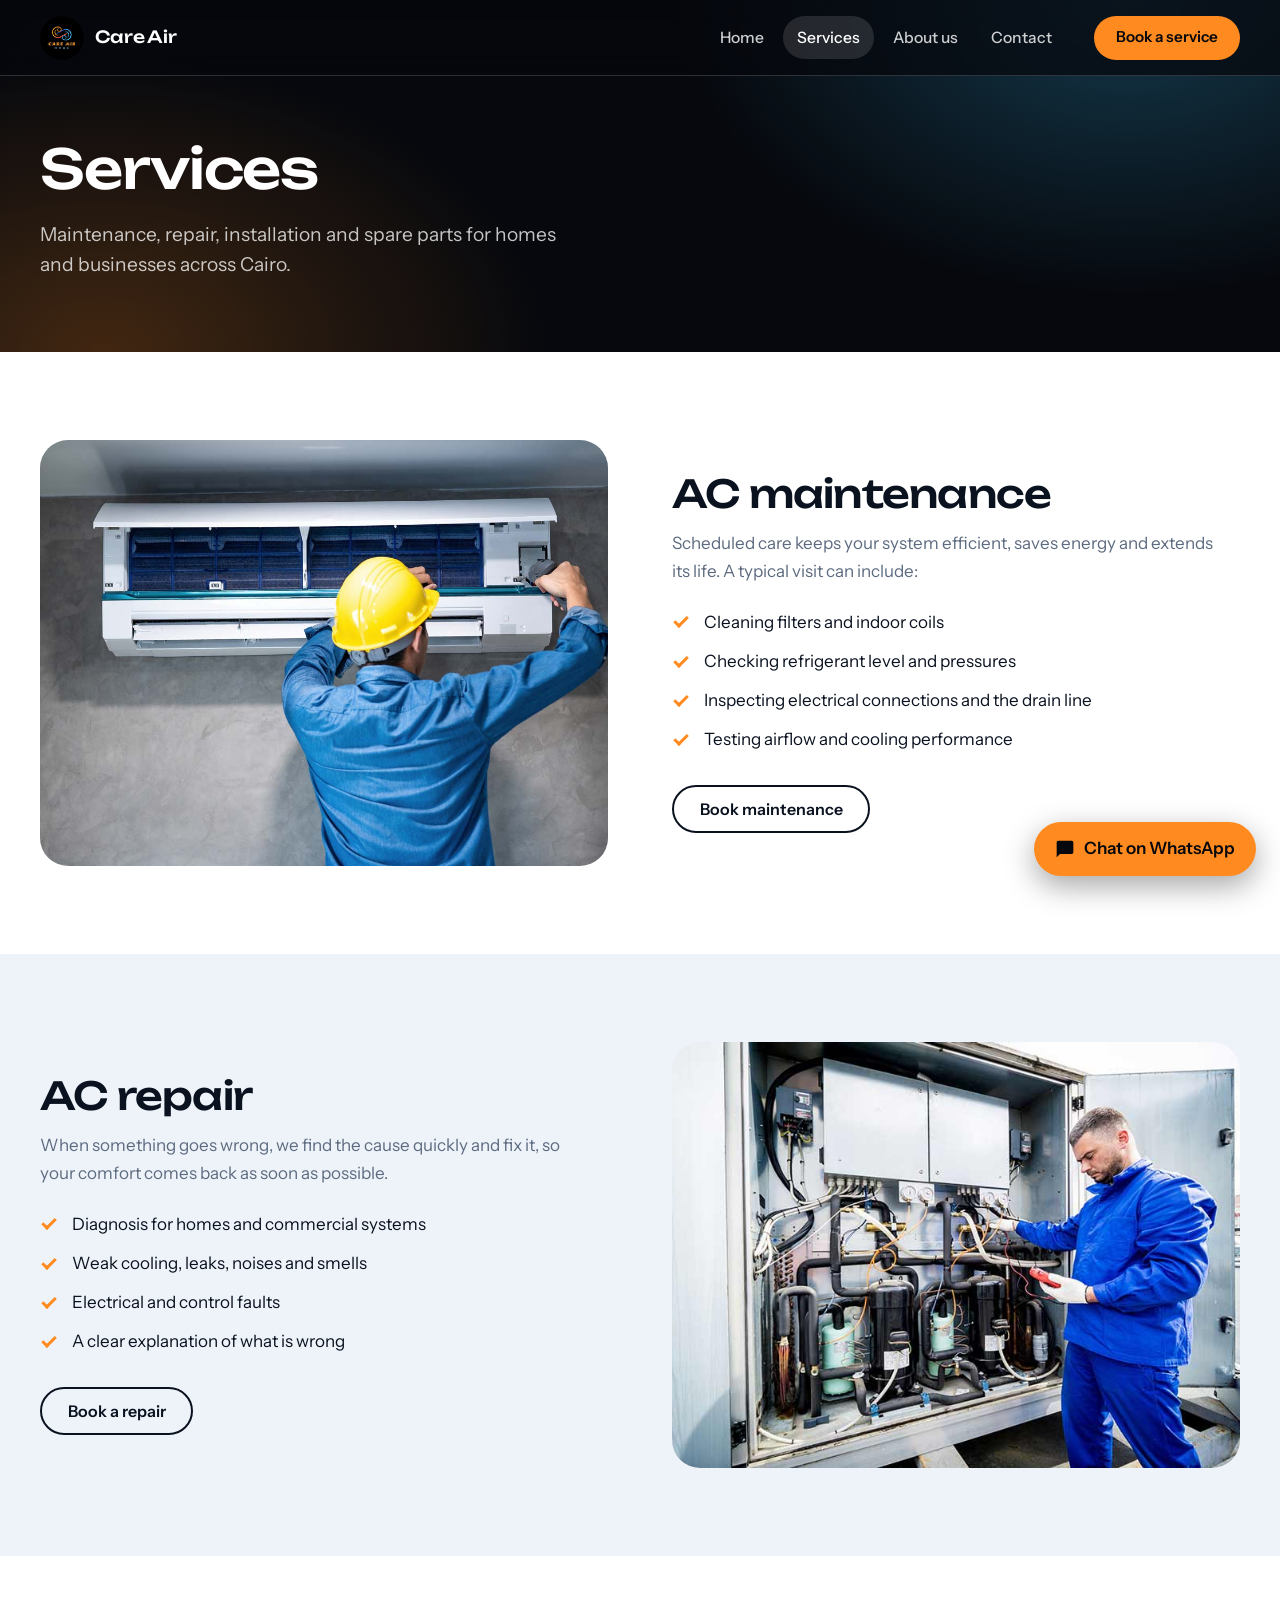
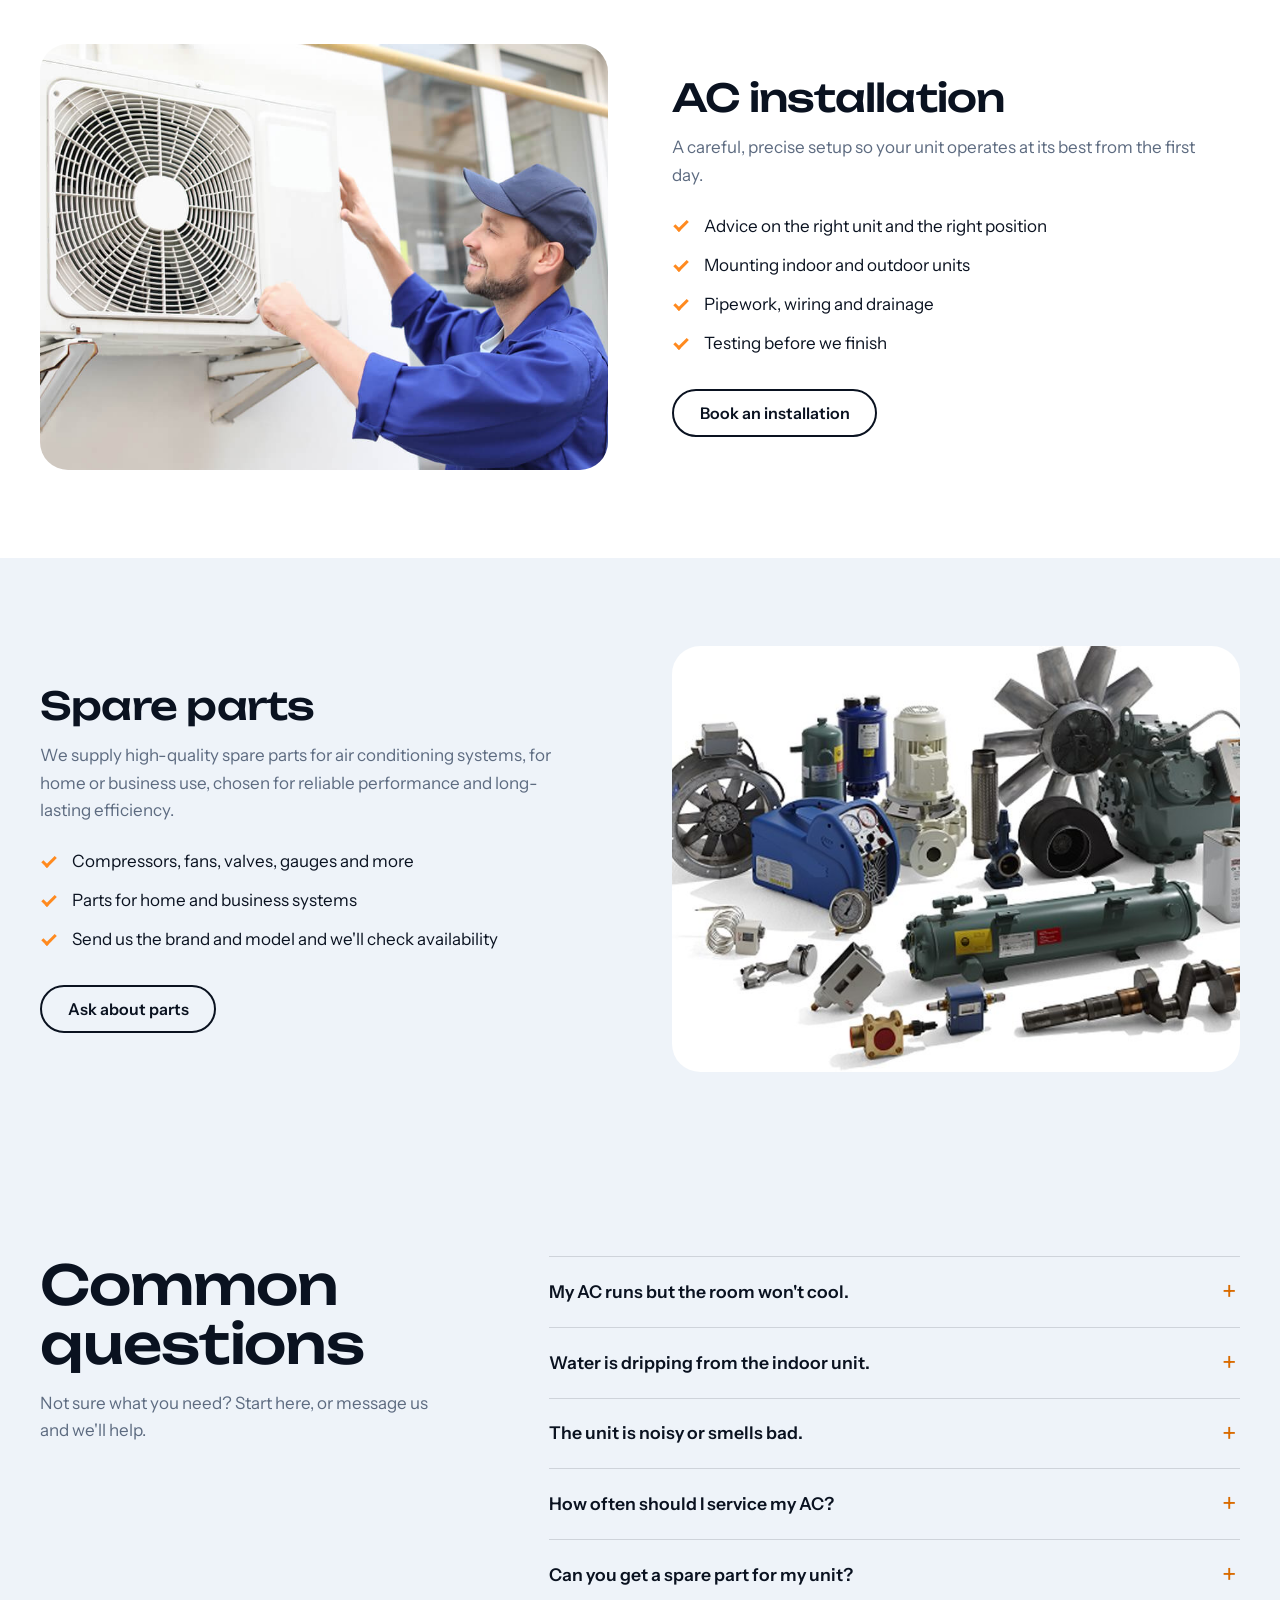
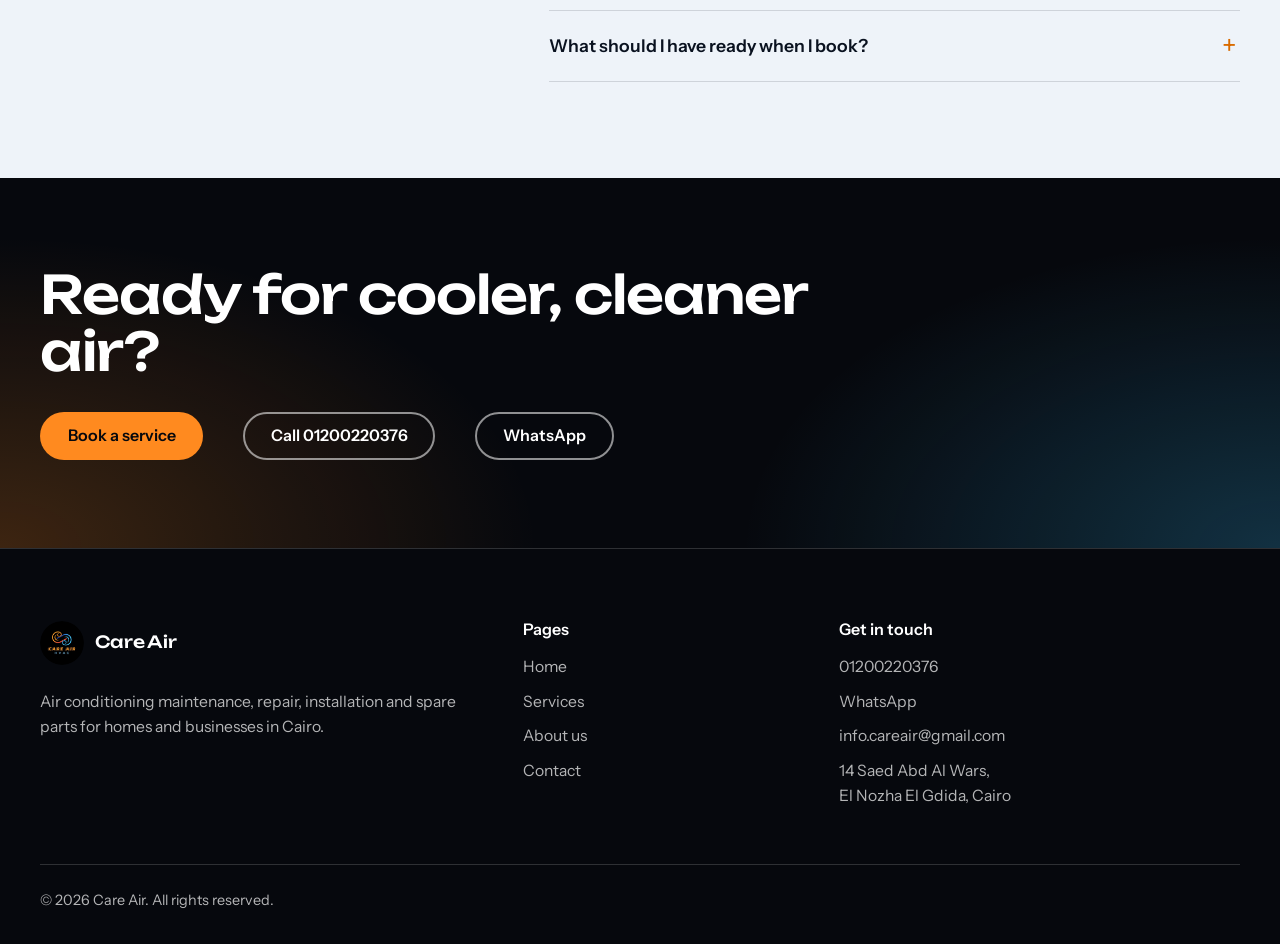
<file: services.html>
<!DOCTYPE html>
<html lang="en">
<head>
  <meta charset="UTF-8">
  <meta name="viewport" content="width=device-width, initial-scale=1.0">
  <title>Services | Care Air AC Maintenance, Repair, Installation &amp; Spare Parts</title>
  <meta name="description" content="AC maintenance, repair, installation and spare parts from Care Air in El Nozha El Gdida, Cairo. Book online, call or message us on WhatsApp.">
  <meta name="theme-color" content="#06080d">
  <meta property="og:title" content="Services | Care Air AC Maintenance, Repair, Installation &amp; Spare Parts">
  <meta property="og:description" content="AC maintenance, repair, installation and spare parts from Care Air in El Nozha El Gdida, Cairo. Book online, call or message us on WhatsApp.">
  <meta property="og:type" content="website">
  <meta property="og:image" content="care-air-logo.jpg">
  <link rel="icon" type="image/png" href="care-logo-removebg-preview.png">
  <link rel="preconnect" href="https://fonts.googleapis.com">
  <link rel="preconnect" href="https://fonts.gstatic.com" crossorigin>
  <link rel="stylesheet" href="https://fonts.googleapis.com/css2?family=Instrument+Sans:wght@400;500;600&family=Unbounded:wght@400;500;600&display=swap">
  <link rel="stylesheet" href="styles-index.css">
  <script type="application/ld+json">
{
  "@context": "https://schema.org",
  "@type": "HVACBusiness",
  "name": "Care Air",
  "description": "Air conditioning maintenance, repair, installation and spare parts in El Nozha El Gdida, Cairo.",
  "telephone": "+201200220376",
  "email": "info.careair@gmail.com",
  "address": {
    "@type": "PostalAddress",
    "streetAddress": "14 Saed Abd Al Wars",
    "addressLocality": "El Nozha El Gdida",
    "addressRegion": "Cairo",
    "addressCountry": "EG"
  },
  "geo": {
    "@type": "GeoCoordinates",
    "latitude": 30.1195327,
    "longitude": 31.3673633
  }
}
  </script>
  <script src="main.js" defer></script>
</head>
<body>
  <a class="skip-link" href="#main">Skip to content</a>

  <header class="site-header" id="top">
    <div class="wrap nav-row">
      <a class="brand" href="index.html" aria-label="Care Air, home">
        <img src="care-logo-removebg-preview.png" alt="" width="44" height="44">
        <span>Care Air</span>
      </a>

      <button class="nav-toggle" type="button" aria-expanded="false" aria-controls="primary-nav" aria-label="Menu">
        <span></span><span></span>
      </button>

      <nav id="primary-nav" class="primary-nav" aria-label="Primary">
        <ul>
          <li><a href="index.html">Home</a></li>
          <li><a href="services.html" aria-current="page">Services</a></li>
          <li><a href="about-us.html">About us</a></li>
          <li><a href="contact.html">Contact</a></li>
        </ul>
        <a class="btn btn-heat" href="contact.html#book">Book a service</a>
      </nav>
    </div>
  </header>

  <main id="main">
    <section class="page-hero" aria-labelledby="page-title">
      <div class="wrap">
        <h1 id="page-title">Services</h1>
        <p class="lead">Maintenance, repair, installation and spare parts for homes and businesses across Cairo.</p>
      </div>
    </section>

    <section class="feature" id="maintenance" aria-labelledby="maintenance-title">
      <div class="wrap feature-grid">
        <div class="feature-media">
          <img src="ac-maintenance.jpg" alt="Technician servicing an indoor split AC unit" width="1200" height="800" loading="lazy">
        </div>
        <div class="feature-text">
          <h2 id="maintenance-title">AC maintenance</h2>
          <p>Scheduled care keeps your system efficient, saves energy and extends its life. A typical visit can include:</p>
          <ul class="checks">
            <li>Cleaning filters and indoor coils</li>
            <li>Checking refrigerant level and pressures</li>
            <li>Inspecting electrical connections and the drain line</li>
            <li>Testing airflow and cooling performance</li>
          </ul>
          <a class="btn btn-ink" href="contact.html?service=maintenance#book">Book maintenance</a>
        </div>
      </div>
    </section>

    <section class="feature feature-flip" id="repair" aria-labelledby="repair-title">
      <div class="wrap feature-grid">
        <div class="feature-media">
          <img src="ac-repair.jpg" alt="Technician inspecting AC compressors and pipework" width="800" height="534" loading="lazy">
        </div>
        <div class="feature-text">
          <h2 id="repair-title">AC repair</h2>
          <p>When something goes wrong, we find the cause quickly and fix it, so your comfort comes back as soon as possible.</p>
          <ul class="checks">
            <li>Diagnosis for homes and commercial systems</li>
            <li>Weak cooling, leaks, noises and smells</li>
            <li>Electrical and control faults</li>
            <li>A clear explanation of what is wrong</li>
          </ul>
          <a class="btn btn-ink" href="contact.html?service=repair#book">Book a repair</a>
        </div>
      </div>
    </section>

    <section class="feature" id="installation" aria-labelledby="installation-title">
      <div class="wrap feature-grid">
        <div class="feature-media">
          <img src="ac-installation.jpg" alt="Technician installing an outdoor AC condenser unit" width="1000" height="667" loading="lazy">
        </div>
        <div class="feature-text">
          <h2 id="installation-title">AC installation</h2>
          <p>A careful, precise setup so your unit operates at its best from the first day.</p>
          <ul class="checks">
            <li>Advice on the right unit and the right position</li>
            <li>Mounting indoor and outdoor units</li>
            <li>Pipework, wiring and drainage</li>
            <li>Testing before we finish</li>
          </ul>
          <a class="btn btn-ink" href="contact.html?service=installation#book">Book an installation</a>
        </div>
      </div>
    </section>

    <section class="feature feature-flip" id="parts" aria-labelledby="parts-title">
      <div class="wrap feature-grid">
        <div class="feature-media">
          <img src="ac-spare.jpg" alt="Compressors, fans, valves and gauges" width="700" height="500" loading="lazy">
        </div>
        <div class="feature-text">
          <h2 id="parts-title">Spare parts</h2>
          <p>We supply high-quality spare parts for air conditioning systems, for home or business use, chosen for reliable performance and long-lasting efficiency.</p>
          <ul class="checks">
            <li>Compressors, fans, valves, gauges and more</li>
            <li>Parts for home and business systems</li>
            <li>Send us the brand and model and we'll check availability</li>
          </ul>
          <a class="btn btn-ink" href="contact.html?service=parts#book">Ask about parts</a>
        </div>
      </div>
    </section>

    <section class="faq" aria-labelledby="faq-title">
      <div class="wrap faq-grid">
        <div>
          <h2 id="faq-title" class="section-title">Common questions</h2>
          <p class="faq-lead">Not sure what you need? Start here, or message us and we'll help.</p>
        </div>
        <div class="faq-list">
          <details class="faq-item">
            <summary>My AC runs but the room won't cool.</summary>
            <p>Several things can cause this, including dirty filters, low refrigerant or a failing fan or compressor. It takes an inspection to know which. Book a repair and tell us what you see.</p>
          </details>
          <details class="faq-item">
            <summary>Water is dripping from the indoor unit.</summary>
            <p>This is often a blocked drain line or a clogged filter. Switch the unit off so the water doesn't damage walls or floors, then book a visit.</p>
          </details>
          <details class="faq-item">
            <summary>The unit is noisy or smells bad.</summary>
            <p>Unusual noises can point to loose or worn parts. Smells often come from dirty filters or coils. A maintenance visit is a good first step for smells; noises may need a repair.</p>
          </details>
          <details class="faq-item">
            <summary>How often should I service my AC?</summary>
            <p>Once a year is the common recommendation. A check before summer helps your system cope when Cairo's heat peaks. Systems that run all day, like those in shops and offices, may need visits more often.</p>
          </details>
          <details class="faq-item">
            <summary>Can you get a spare part for my unit?</summary>
            <p>Spare parts are one of our services. Send us the brand, the model and a photo of the label on the unit, and we'll check what we can supply.</p>
          </details>
          <details class="faq-item">
            <summary>What should I have ready when I book?</summary>
            <p>Your name, phone number, address, the type of unit and a short description of the problem. A photo of the unit's label helps for repairs and parts.</p>
          </details>
        </div>
      </div>
    </section>

    <section class="cta-band" aria-labelledby="cta-title">
      <div class="wrap">
        <h2 id="cta-title" class="contact-title">Ready for cooler, cleaner air?</h2>
        <div class="contact-row">
          <a class="btn btn-heat" href="contact.html#book">Book a service</a>
          <a class="btn btn-line" href="tel:+201200220376">Call 01200220376</a>
          <a class="btn btn-line" target="_blank" rel="noopener" href="https://wa.me/201200220376">WhatsApp</a>
        </div>
      </div>
    </section>
  </main>

  <footer class="site-footer">
    <div class="wrap foot-grid">
      <div class="foot-brand">
        <a class="brand" href="index.html" aria-label="Care Air, home">
          <img src="care-logo-removebg-preview.png" alt="" width="44" height="44">
          <span>Care Air</span>
        </a>
        <p>Air conditioning maintenance, repair, installation and spare parts for homes and businesses in Cairo.</p>
      </div>

      <nav class="foot-col" aria-label="Pages">
        <h2 class="foot-title">Pages</h2>
        <ul>
          <li><a href="index.html">Home</a></li>
          <li><a href="services.html">Services</a></li>
          <li><a href="about-us.html">About us</a></li>
          <li><a href="contact.html">Contact</a></li>
        </ul>
      </nav>

      <div class="foot-col">
        <h2 class="foot-title">Get in touch</h2>
        <ul>
          <li><a href="tel:+201200220376">01200220376</a></li>
          <li><a target="_blank" rel="noopener" href="https://wa.me/201200220376">WhatsApp</a></li>
          <li><a href="mailto:info.careair@gmail.com">info.careair@gmail.com</a></li>
          <li><a target="_blank" rel="noopener" href="https://www.google.com/maps/place/14+Saed+Abd+Al+Wars,+Huckstep,+El+Nozha,+Cairo+Governorate+4473123/@30.1196536,31.3674083,91m/data=!3m1!1e3!4m6!3m5!1s0x14581663149b12a5:0x7c7eea3515093f84!8m2!3d30.1195327!4d31.3673633!16s%2Fg%2F11c153tdt1">14 Saed Abd Al Wars,<br>El Nozha El Gdida, Cairo</a></li>
        </ul>

        <!--
          Social links: add your real profile URLs and uncomment.
          <div class="social-links">
            <a href="YOUR_FACEBOOK_URL" target="_blank" rel="noopener" aria-label="Care Air on Facebook"><img src="facebook.png" alt="" width="28" height="28"></a>
            <a href="YOUR_INSTAGRAM_URL" target="_blank" rel="noopener" aria-label="Care Air on Instagram"><img src="instagram.png" alt="" width="28" height="28"></a>
            <a href="YOUR_TIKTOK_URL" target="_blank" rel="noopener" aria-label="Care Air on TikTok"><img src="tiktok.png" alt="" width="28" height="28"></a>
          </div>
        -->
      </div>
    </div>

    <div class="wrap foot-bottom">
      <p>&copy; <span id="year">2026</span> Care Air. All rights reserved.</p>
    </div>
  </footer>

  <a class="float-wa" target="_blank" rel="noopener" href="https://wa.me/201200220376"><svg viewBox="0 0 24 24" aria-hidden="true"><path d="M20 2H4a2 2 0 0 0-2 2v18l4-4h14a2 2 0 0 0 2-2V4a2 2 0 0 0-2-2z"/></svg><span>Chat on WhatsApp</span></a>

  <div class="quick-bar" role="navigation" aria-label="Quick contact">
    <a href="tel:+201200220376"><svg viewBox="0 0 24 24" aria-hidden="true"><path d="M6.6 10.8c1.4 2.8 3.8 5.2 6.6 6.6l2.2-2.2c.3-.3.7-.4 1-.2 1.1.4 2.3.6 3.6.6.6 0 1 .4 1 1V20c0 .6-.4 1-1 1C10.6 21 3 13.4 3 4c0-.6.4-1 1-1h3.5c.6 0 1 .4 1 1 0 1.3.2 2.5.6 3.6.1.3 0 .7-.2 1l-2.3 2.2z"/></svg><span>Call</span></a>
    <a target="_blank" rel="noopener" href="https://wa.me/201200220376"><svg viewBox="0 0 24 24" aria-hidden="true"><path d="M20 2H4a2 2 0 0 0-2 2v18l4-4h14a2 2 0 0 0 2-2V4a2 2 0 0 0-2-2z"/></svg><span>WhatsApp</span></a>
    <a href="contact.html#book"><svg viewBox="0 0 24 24" aria-hidden="true"><path d="M19 4h-1V2h-2v2H8V2H6v2H5a2 2 0 0 0-2 2v14a2 2 0 0 0 2 2h14a2 2 0 0 0 2-2V6a2 2 0 0 0-2-2zm0 16H5V9h14v11z"/></svg><span>Book</span></a>
  </div>
</body>
</html>
</file>
<file: styles-index.css>
:root {
  --night: #06080d;
  --night-2: #0d121b;
  --heat: #ff8a1f;
  --frost: #3cc3ff;
  --cloud: #eef3f9;
  --ink: #0a1220;
  --steel: #5d6b80;
  --line-dark: rgb(255 255 255 / 16%);
  --line-light: rgb(10 18 32 / 14%);

  --font-display: "Unbounded", "Segoe UI", system-ui, sans-serif;
  --font-body: "Instrument Sans", system-ui, -apple-system, "Segoe UI", sans-serif;

  /* driven by the thermostat in main.js: 0 = hot, 1 = cool */
  --cool: 0;
  --tone: var(--heat);

  --header-h: 76px;
}

*,
*::before,
*::after {
  margin: 0;
  padding: 0;
  box-sizing: border-box;
}

html {
  scroll-behavior: smooth;
  scroll-padding-top: var(--header-h);
}

body {
  font-family: var(--font-body);
  font-size: 1.0625rem;
  line-height: 1.6;
  color: var(--ink);
  background: var(--cloud);
  -webkit-font-smoothing: antialiased;
}

img { display: block; max-width: 100%; height: auto; }
ul { list-style: none; }
a { color: inherit; }

:focus-visible {
  outline: 3px solid var(--tone, var(--heat));
  outline-offset: 3px;
  border-radius: 4px;
}

.wrap {
  width: min(1200px, 100% - 3rem);
  margin-inline: auto;
}

.visually-hidden {
  position: absolute;
  width: 1px;
  height: 1px;
  overflow: hidden;
  clip: rect(0 0 0 0);
  white-space: nowrap;
}

.skip-link {
  position: absolute;
  left: 1rem;
  top: -4rem;
  z-index: 100;
  padding: 0.6rem 1rem;
  background: var(--heat);
  color: var(--night);
  border-radius: 8px;
  transition: top 0.2s;
}
.skip-link:focus { top: 1rem; }

/* ---------- Type ---------- */
h1,
h2,
h3 {
  font-family: var(--font-display);
  font-weight: 500;
  letter-spacing: -0.02em;
  line-height: 1.08;
}

.section-title {
  font-size: clamp(2rem, 4.6vw, 3.4rem);
}

/* ---------- Buttons & links ---------- */
.btn {
  display: inline-flex;
  align-items: center;
  justify-content: center;
  min-height: 48px;
  padding: 0.8rem 1.6rem;
  font-family: var(--font-body);
  font-weight: 600;
  font-size: 1rem;
  line-height: 1.1;
  text-decoration: none;
  border: 2px solid transparent;
  border-radius: 999px;
  cursor: pointer;
  transition: transform 0.2s, background-color 0.2s, color 0.2s, border-color 0.2s;
}
.btn:hover { transform: translateY(-2px); }

.btn-heat { background: var(--heat); color: var(--night); }
.btn-heat:hover { background: #ffa04d; }

.btn-line { border-color: rgb(255 255 255 / 55%); color: #fff; }
.btn-line:hover { background: #fff; color: var(--night); border-color: #fff; }

.btn-ink { border-color: var(--ink); color: var(--ink); }
.btn-ink:hover { background: var(--ink); color: #fff; }

.link-cta {
  display: inline-block;
  padding-bottom: 2px;
  font-weight: 600;
  text-decoration: none;
  border-bottom: 2px solid var(--heat);
  transition: border-color 0.2s, color 0.2s;
}
.link-cta:hover { border-color: var(--frost); }

/* ---------- Header ---------- */
.site-header {
  position: fixed;
  inset: 0 0 auto 0;
  z-index: 50;
  height: var(--header-h);
  background: rgb(6 8 13 / 72%);
  backdrop-filter: blur(14px);
  -webkit-backdrop-filter: blur(14px);
  border-bottom: 1px solid var(--line-dark);
  color: #fff;
}

.nav-row {
  display: flex;
  align-items: center;
  justify-content: space-between;
  height: 100%;
}

.brand {
  display: inline-flex;
  align-items: center;
  gap: 0.7rem;
  font-family: var(--font-display);
  font-weight: 500;
  font-size: 1.05rem;
  letter-spacing: -0.01em;
  text-decoration: none;
  color: #fff;
}
.brand img { width: 44px; height: 44px; border-radius: 50%; }

.primary-nav {
  display: flex;
  align-items: center;
  gap: 1.75rem;
}
.primary-nav ul { display: flex; gap: 0.25rem; }
.primary-nav li a {
  display: block;
  padding: 0.55rem 0.9rem;
  font-weight: 500;
  font-size: 0.98rem;
  color: rgb(255 255 255 / 80%);
  text-decoration: none;
  border-radius: 999px;
  transition: color 0.2s, background-color 0.2s;
}
.primary-nav li a:hover { color: #fff; background: rgb(255 255 255 / 10%); }
.primary-nav .btn { min-height: 44px; padding: 0.6rem 1.25rem; font-size: 0.95rem; }

.nav-toggle {
  display: none;
  width: 46px;
  height: 46px;
  background: none;
  border: 0;
  cursor: pointer;
  position: relative;
}
.nav-toggle span {
  position: absolute;
  left: 11px;
  right: 11px;
  height: 2px;
  background: #fff;
  border-radius: 2px;
  transition: transform 0.3s, top 0.3s;
}
.nav-toggle span:nth-child(1) { top: 18px; }
.nav-toggle span:nth-child(2) { top: 26px; }
.nav-toggle[aria-expanded="true"] span:nth-child(1) { top: 22px; transform: rotate(45deg); }
.nav-toggle[aria-expanded="true"] span:nth-child(2) { top: 22px; transform: rotate(-45deg); }

/* ---------- Hero ---------- */
.hero {
  --tone: color-mix(in srgb, var(--frost) calc(var(--cool) * 100%), var(--heat));
  position: relative;
  overflow: hidden;
  padding: calc(var(--header-h) + 3.5rem) 0 4.5rem;
  color: #fff;
  background:
    radial-gradient(70% 90% at 78% 45%, color-mix(in srgb, var(--tone) 38%, transparent), transparent 70%),
    var(--night);
  min-height: 100svh;
  display: flex;
  align-items: center;
}

.hero-grid {
  display: grid;
  grid-template-columns: 1.15fr 0.85fr;
  gap: 3.5rem;
  align-items: center;
}

.hero h1 {
  font-size: clamp(1.75rem, 4.6vw, 3.7rem);
  margin-bottom: 1.5rem;
}

.lead {
  max-width: 34rem;
  margin-bottom: 2.25rem;
  font-size: 1.2rem;
  color: rgb(255 255 255 / 76%);
}

.actions { display: flex; flex-wrap: wrap; gap: 0.9rem; }

/* Thermostat */
.thermostat {
  display: grid;
  justify-items: center;
  gap: 1rem;
  text-align: center;
}

.dial {
  position: relative;
  width: min(100%, 380px);
  aspect-ratio: 1;
}
.dial svg { width: 100%; height: 100%; }

.dial-track,
.dial-arc {
  fill: none;
  stroke-width: 14;
  stroke-linecap: round;
}
.dial-track { stroke: rgb(255 255 255 / 10%); }
.dial-arc {
  stroke: var(--tone);
  stroke-dasharray: 942.48;
  stroke-dashoffset: 942.48;
  filter: drop-shadow(0 0 14px color-mix(in srgb, var(--tone) 60%, transparent));
}

.dial-read {
  position: absolute;
  inset: 0;
  display: flex;
  align-items: center;
  justify-content: center;
  padding-bottom: 3%;
  font-family: var(--font-display);
  font-weight: 500;
  letter-spacing: -0.04em;
}
.dial-read output { font-size: clamp(3.8rem, 8vw, 5.8rem); line-height: 1; }
.dial-read .unit {
  margin: -1.6rem 0 0 0.35rem;
  font-size: 1.3rem;
  color: var(--tone);
}

.dial-status {
  min-height: 1.6em;
  font-size: 1.15rem;
  font-weight: 600;
  color: var(--tone);
}

.dial-slider { width: min(100%, 340px); }
.dial-hint { font-size: 0.92rem; color: rgb(255 255 255 / 60%); }

input[type="range"] {
  -webkit-appearance: none;
  appearance: none;
  width: 100%;
  height: 28px;
  background: transparent;
  cursor: grab;
}
input[type="range"]::-webkit-slider-runnable-track {
  height: 8px;
  border-radius: 8px;
  background: linear-gradient(90deg, var(--frost), var(--heat));
}
input[type="range"]::-moz-range-track {
  height: 8px;
  border-radius: 8px;
  background: linear-gradient(90deg, var(--frost), var(--heat));
}
input[type="range"]::-webkit-slider-thumb {
  -webkit-appearance: none;
  width: 28px;
  height: 28px;
  margin-top: -10px;
  border-radius: 50%;
  background: #fff;
  border: 4px solid var(--tone);
  box-shadow: 0 2px 10px rgb(0 0 0 / 40%);
}
input[type="range"]::-moz-range-thumb {
  width: 20px;
  height: 20px;
  border-radius: 50%;
  background: #fff;
  border: 4px solid var(--tone);
  box-shadow: 0 2px 10px rgb(0 0 0 / 40%);
}
input[type="range"]:active { cursor: grabbing; }

/* ---------- Equipment ---------- */
.equip { padding: 6rem 0; }

.equip-grid {
  display: grid;
  grid-template-columns: 0.8fr 1.2fr 1fr;
  gap: 1.5rem;
  align-items: end;
}

.equip figure img {
  width: 100%;
  height: 100%;
  object-fit: cover;
  border-radius: 28px;
}
.equip figure:first-child img { aspect-ratio: 1; }
.equip figure:nth-child(2) img { aspect-ratio: 4 / 3; }

.equip-copy { padding-left: 1.5rem; align-self: center; }
.equip-copy h2 { font-size: clamp(1.5rem, 2.6vw, 2.15rem); margin-bottom: 1rem; }
.equip-copy p { color: var(--steel); }

/* ---------- Services ---------- */
.services { padding: 2rem 0 7rem; }

.service-list { margin-top: 3rem; border-bottom: 1px solid var(--line-light); }

.service {
  display: grid;
  grid-template-columns: 1.2fr 1fr 220px;
  gap: 2.5rem;
  align-items: center;
  padding: 2rem 0;
  border-top: 1px solid var(--line-light);
}

.service h3 {
  font-size: clamp(1.5rem, 3.2vw, 2.6rem);
  transition: color 0.25s;
}
.service:hover h3 { color: #d96b00; }

.service-body { display: grid; gap: 1rem; justify-items: start; }
.service-body p { color: var(--steel); max-width: 30rem; }

.service img {
  width: 220px;
  aspect-ratio: 3 / 2;
  object-fit: cover;
  border-radius: 18px;
  filter: grayscale(1) contrast(1.05);
  transition: filter 0.35s, transform 0.35s;
}
.service:hover img { filter: none; transform: rotate(-2deg) scale(1.04); }

/* ---------- About ---------- */
.about { padding: 7rem 0; background: var(--ink); color: #fff; }

.about-grid {
  display: grid;
  grid-template-columns: repeat(12, 1fr);
  gap: 2.5rem 2rem;
}
.about-grid .section-title { grid-column: 1 / -1; }

.about-big {
  grid-column: 1 / 8;
  font-size: clamp(1.4rem, 2.6vw, 2.1rem);
  font-weight: 500;
  line-height: 1.35;
  letter-spacing: -0.01em;
}

.about-side {
  grid-column: 9 / -1;
  align-self: end;
  display: grid;
  gap: 1.75rem;
  justify-items: start;
  color: rgb(255 255 255 / 72%);
}
.about .btn-ink { border-color: #fff; color: #fff; }
.about .btn-ink:hover { background: #fff; color: var(--ink); }

/* ---------- Projects ---------- */
.projects { padding: 7rem 0; background: var(--night); color: #fff; }

.projects-head {
  display: grid;
  grid-template-columns: 1fr 1fr;
  gap: 2rem 4rem;
  align-items: end;
  margin-bottom: 3.5rem;
}
.projects-head p { color: rgb(255 255 255 / 70%); max-width: 32rem; }

.panel-grid {
  display: grid;
  grid-template-columns: repeat(3, 1fr);
  gap: 1.25rem;
}

.panel {
  position: relative;
  overflow: hidden;
  aspect-ratio: 3 / 4.2;
  border-radius: 24px;
  isolation: isolate;
}
.panel img {
  position: absolute;
  inset: 0;
  width: 100%;
  height: 100%;
  object-fit: cover;
  z-index: -2;
  transition: transform 0.6s ease;
}
.panel::after {
  content: "";
  position: absolute;
  inset: 0;
  z-index: -1;
  background: linear-gradient(to top, rgb(6 8 13 / 94%) 8%, rgb(6 8 13 / 35%) 55%, transparent);
}
.panel:hover img { transform: scale(1.06); }

.panel-text {
  position: absolute;
  inset: auto 0 0 0;
  display: grid;
  gap: 0.5rem;
  padding: 1.75rem;
}
.panel h3 { font-size: 1.6rem; }
.panel-sub { font-weight: 600; color: var(--heat); }
.panel-text p:last-child { color: rgb(255 255 255 / 78%); font-size: 0.98rem; }

/* ---------- Contact ---------- */
.contact {
  padding: 7rem 0 6rem;
  background:
    radial-gradient(60% 120% at 100% 100%, rgb(60 195 255 / 22%), transparent 70%),
    radial-gradient(60% 120% at 0% 100%, rgb(255 138 31 / 22%), transparent 70%),
    var(--night);
  color: #fff;
}

.contact-title {
  max-width: 18ch;
  font-size: clamp(1.9rem, 4.2vw, 3.3rem);
  margin-bottom: 1.5rem;
}

.big-phone {
  display: inline-block;
  margin-bottom: 3rem;
  font-family: var(--font-display);
  font-weight: 500;
  font-size: clamp(1.9rem, 7.2vw, 6rem);
  letter-spacing: -0.04em;
  line-height: 1;
  text-decoration: none;
  background: linear-gradient(90deg, var(--heat), var(--frost));
  -webkit-background-clip: text;
  background-clip: text;
  color: transparent;
}

.contact-row {
  display: flex;
  flex-wrap: wrap;
  align-items: center;
  gap: 1.25rem 2.5rem;
}
.contact-row a:not(.btn) {
  color: rgb(255 255 255 / 85%);
  text-underline-offset: 4px;
}
.contact-row a:not(.btn):hover { color: #fff; }
.contact address { font-style: normal; }

/* ---------- Shared bits ---------- */
.primary-nav li a[aria-current="page"] { color: #fff; background: rgb(255 255 255 / 12%); }

.head-row {
  display: flex;
  flex-wrap: wrap;
  align-items: flex-end;
  justify-content: space-between;
  gap: 1rem 2rem;
}

.cta-band,
.contact {
  background:
    radial-gradient(60% 120% at 100% 100%, rgb(60 195 255 / 22%), transparent 70%),
    radial-gradient(60% 120% at 0% 100%, rgb(255 138 31 / 22%), transparent 70%),
    var(--night);
  color: #fff;
}
.cta-band { padding: 5.5rem 0; }
.cta-band .contact-title { margin-bottom: 2rem; }

/* ---------- Inner page hero ---------- */
.page-hero {
  padding: calc(var(--header-h) + 4rem) 0 4.5rem;
  color: #fff;
  background:
    radial-gradient(50% 120% at 88% 0%, rgb(60 195 255 / 26%), transparent 70%),
    radial-gradient(50% 120% at 8% 100%, rgb(255 138 31 / 24%), transparent 70%),
    var(--night);
}
.page-hero h1 { font-size: clamp(1.9rem, 4.6vw, 3.4rem); max-width: 20ch; margin-bottom: 1.25rem; }
.page-hero .lead { margin-bottom: 0; }

/* ---------- Feature blocks (services, about) ---------- */
.feature { padding: 5.5rem 0; background: #fff; }
.feature-grid {
  display: grid;
  grid-template-columns: 1fr 1fr;
  gap: 4rem;
  align-items: center;
}
.feature-flip { background: var(--cloud); }
.feature-flip .feature-media { order: 2; }

.feature-media img {
  width: 100%;
  aspect-ratio: 4 / 3;
  object-fit: cover;
  border-radius: 28px;
}
.feature-text h2 { font-size: clamp(1.6rem, 3vw, 2.4rem); margin-bottom: 1rem; }
.feature-text p { color: var(--steel); max-width: 34rem; }
.address-line { margin: 1.25rem 0 2rem; }
.address-line a { color: var(--ink); text-underline-offset: 4px; }

.checks { margin: 1.5rem 0 2rem; display: grid; gap: 0.75rem; }
.checks li { position: relative; padding-left: 2rem; }
.checks li::before {
  content: "";
  position: absolute;
  left: 0.15rem;
  top: 0.45em;
  width: 0.9rem;
  height: 0.5rem;
  border-left: 3px solid var(--heat);
  border-bottom: 3px solid var(--heat);
  transform: rotate(-45deg);
}

/* ---------- FAQ ---------- */
.faq { padding: 6rem 0; }
.faq-grid {
  display: grid;
  grid-template-columns: 0.8fr 1.2fr;
  gap: 3rem;
  align-items: start;
}
.faq-lead { margin-top: 1rem; color: var(--steel); max-width: 26rem; }

.faq-list { border-top: 1px solid var(--line-light); }
.faq-item { border-bottom: 1px solid var(--line-light); }
.faq-item summary {
  position: relative;
  padding: 1.3rem 3rem 1.3rem 0;
  font-weight: 600;
  font-size: 1.1rem;
  cursor: pointer;
  list-style: none;
}
.faq-item summary::-webkit-details-marker { display: none; }
.faq-item summary::after {
  content: "+";
  position: absolute;
  right: 0.25rem;
  top: 50%;
  transform: translateY(-50%);
  font-size: 1.7rem;
  font-weight: 400;
  color: #d96b00;
  transition: transform 0.25s;
}
.faq-item[open] summary::after { transform: translateY(-50%) rotate(45deg); }
.faq-item p { padding: 0 3rem 1.5rem 0; color: var(--steel); max-width: 40rem; }

/* ---------- About ---------- */
.story { padding: 6rem 0; }
.story-grid {
  display: grid;
  grid-template-columns: 1.2fr 0.8fr;
  gap: 4rem;
  align-items: center;
}
.story .section-title { margin-bottom: 1.75rem; }
.story-more { margin-top: 1.75rem; color: var(--steel); max-width: 34rem; }
.logo-card { overflow: hidden; border-radius: 28px; background: #000; box-shadow: 0 24px 60px rgb(10 18 32 / 22%); }

.what { padding: 5.5rem 0; background: var(--ink); color: #fff; }
.what-list {
  display: grid;
  grid-template-columns: repeat(4, 1fr);
  gap: 1.25rem;
  margin-top: 2.75rem;
}
.what-item {
  display: block;
  padding: 1.75rem;
  border: 1px solid var(--line-dark);
  border-radius: 20px;
  text-decoration: none;
  transition: border-color 0.25s, transform 0.25s, background-color 0.25s;
}
.what-item:hover { border-color: var(--heat); transform: translateY(-4px); background: rgb(255 255 255 / 4%); }
.what-item h3 { font-size: 1.2rem; margin-bottom: 0.7rem; }
.what-item p { font-size: 0.98rem; color: rgb(255 255 255 / 70%); }

/* ---------- Contact page ---------- */
.contact-page { padding: 4.5rem 0 7rem; }
.contact-grid {
  display: grid;
  grid-template-columns: 1.1fr 0.9fr;
  gap: 3rem;
  align-items: start;
}

.form-card {
  padding: 2.5rem;
  background: #fff;
  border: 1px solid var(--line-light);
  border-radius: 28px;
  box-shadow: 0 24px 60px rgb(10 18 32 / 8%);
  scroll-margin-top: calc(var(--header-h) + 1rem);
}
.form-card h2 { font-size: 1.7rem; margin-bottom: 0.6rem; }
.form-intro { margin-bottom: 1.75rem; color: var(--steel); }

.field { display: grid; gap: 0.4rem; margin-bottom: 1.1rem; }
.field-row { display: grid; grid-template-columns: 1fr 1fr; gap: 1rem; }
.field label { font-weight: 600; font-size: 0.95rem; }
.field input,
.field select,
.field textarea {
  width: 100%;
  min-height: 50px;
  padding: 0.8rem 1rem;
  font: inherit;
  color: var(--ink);
  background: var(--cloud);
  border: 2px solid transparent;
  border-radius: 14px;
  transition: border-color 0.2s, background-color 0.2s;
}
.field textarea { min-height: 130px; resize: vertical; }
.field input:focus,
.field select:focus,
.field textarea:focus { outline: none; background: #fff; border-color: var(--heat); }
.field input:user-invalid { border-color: #b3261e; }

.form-actions { display: flex; flex-wrap: wrap; gap: 0.75rem; margin-top: 0.5rem; }
.form-error { min-height: 1.5em; margin-top: 0.75rem; font-weight: 600; color: #b3261e; }
.form-note { margin-top: 0.75rem; font-size: 0.92rem; color: var(--steel); }
.form-note a { color: var(--ink); text-underline-offset: 3px; }

.side-title { font-size: 1.4rem; margin-bottom: 0.5rem; }
.contact-list { margin-bottom: 1.75rem; }
.contact-list li {
  display: grid;
  grid-template-columns: 6.5rem 1fr;
  gap: 1rem;
  padding: 1rem 0;
  border-bottom: 1px solid var(--line-light);
}
.contact-list li:first-child { border-top: 1px solid var(--line-light); margin-top: 1rem; }
.cl-label { font-weight: 600; color: var(--steel); }
.contact-list a { text-underline-offset: 4px; }

.map { overflow: hidden; border: 1px solid var(--line-light); border-radius: 24px; }
.map iframe { display: block; width: 100%; height: 320px; border: 0; }

/* ---------- Floating contact ---------- */
.float-wa {
  position: fixed;
  right: 1.5rem;
  bottom: 1.5rem;
  z-index: 40;
  display: inline-flex;
  align-items: center;
  gap: 0.6rem;
  padding: 0.85rem 1.3rem;
  font-weight: 600;
  color: var(--night);
  text-decoration: none;
  background: var(--heat);
  border-radius: 999px;
  box-shadow: 0 10px 30px rgb(0 0 0 / 35%);
  transition: transform 0.2s, background-color 0.2s;
}
.float-wa:hover { transform: translateY(-3px); background: #ffa04d; }
.float-wa svg,
.quick-bar svg { width: 20px; height: 20px; fill: currentColor; }
.quick-bar { display: none; }

/* ---------- Footer ---------- */
.site-footer {
  padding: 4.5rem 0 2rem;
  color: rgb(255 255 255 / 70%);
  background: var(--night);
  border-top: 1px solid var(--line-dark);
  font-size: 0.98rem;
}
.foot-grid { display: grid; grid-template-columns: 1.3fr 0.8fr 1.2fr; gap: 3rem; }
.foot-brand p { margin-top: 1.1rem; max-width: 26rem; }
.foot-title {
  font-family: var(--font-body);
  font-size: 1rem;
  font-weight: 600;
  letter-spacing: 0;
  color: #fff;
}
.foot-col ul { display: grid; gap: 0.6rem; margin-top: 1rem; }
.site-footer a { text-decoration: none; }
.site-footer .foot-col a:hover { color: #fff; text-decoration: underline; text-underline-offset: 4px; }
.foot-bottom {
  margin-top: 3.5rem;
  padding-top: 1.5rem;
  border-top: 1px solid var(--line-dark);
  font-size: 0.9rem;
}
.social-links { display: flex; gap: 0.6rem; margin-top: 1.25rem; }
.social-links img { width: 28px; height: 28px; filter: invert(1); }

/* ---------- Responsive ---------- */
@media (max-width: 960px) {
  .hero { min-height: 0; }
  .hero-grid { grid-template-columns: 1fr; gap: 3rem; }
  .thermostat { justify-items: start; text-align: left; }
  .dial { width: min(100%, 320px); }

  .equip-grid { grid-template-columns: 1fr 1fr; }
  .equip-copy { grid-column: 1 / -1; padding-left: 0; }

  .service { grid-template-columns: 1fr 200px; gap: 1rem 1.5rem; }
  .service h3 { grid-column: 1 / -1; }
  .service img { width: 200px; grid-column: 2; grid-row: 2; }
  .service-body { grid-column: 1; grid-row: 2; }

  .about-big,
  .about-side { grid-column: 1 / -1; }

  .projects-head { grid-template-columns: 1fr; }
  .panel-grid { grid-template-columns: 1fr; }
  .panel { aspect-ratio: 4 / 3.2; }
}

@media (max-width: 860px) {
  .nav-toggle { display: block; }

  .primary-nav {
    position: fixed;
    inset: var(--header-h) 0 auto 0;
    flex-direction: column;
    align-items: stretch;
    gap: 1rem;
    padding: 1.25rem 1.5rem 1.75rem;
    background: var(--night);
    border-bottom: 1px solid var(--line-dark);
    transform: translateY(-110%);
    visibility: hidden;
    transition: transform 0.35s ease, visibility 0.35s;
  }
  .primary-nav.is-open { transform: translateY(0); visibility: visible; }
  .primary-nav ul { flex-direction: column; }
  .primary-nav li a { padding: 0.85rem 0.5rem; font-size: 1.2rem; color: #fff; }
}

@media (max-width: 560px) {
  .wrap { width: min(1200px, 100% - 2.25rem); }
  .hero { padding-top: calc(var(--header-h) + 2rem); }
  .actions .btn { flex: 1 1 100%; }

  .equip { padding: 4rem 0; }
  .equip-grid { grid-template-columns: 1fr; }

  .service { grid-template-columns: 1fr; }
  .service img { width: 100%; grid-column: 1; grid-row: auto; aspect-ratio: 16 / 9; filter: none; }

  .panel { aspect-ratio: 4 / 5; }

  .about,
  .projects,
  .contact { padding-block: 4.5rem; }
}

@media (prefers-reduced-motion: reduce) {
  html { scroll-behavior: auto; }
  *,
  *::before,
  *::after { transition: none !important; animation: none !important; }
}

/* ---------- Responsive: new pages ---------- */
@media (max-width: 960px) {
  .feature-grid,
  .story-grid,
  .faq-grid,
  .contact-grid { grid-template-columns: 1fr; gap: 2.5rem; }
  .feature-flip .feature-media { order: 0; }
  .what-list { grid-template-columns: 1fr 1fr; }
  .foot-grid { grid-template-columns: 1fr 1fr; }
  .foot-brand { grid-column: 1 / -1; }
  .feature { padding: 4rem 0; }
}

@media (max-width: 860px) {
  .float-wa { display: none; }
  .quick-bar {
    position: fixed;
    inset: auto 0 0 0;
    z-index: 40;
    display: grid;
    grid-template-columns: repeat(3, 1fr);
    padding: 0.4rem 0.5rem calc(0.4rem + env(safe-area-inset-bottom));
    background: rgb(6 8 13 / 94%);
    backdrop-filter: blur(12px);
    -webkit-backdrop-filter: blur(12px);
    border-top: 1px solid var(--line-dark);
  }
  .quick-bar a {
    display: flex;
    flex-direction: column;
    align-items: center;
    gap: 0.15rem;
    padding: 0.45rem;
    font-size: 0.8rem;
    font-weight: 600;
    color: #fff;
    text-decoration: none;
  }
  .quick-bar a:last-child { color: var(--heat); }
  .site-footer { padding-bottom: 5.5rem; }
}

@media (max-width: 560px) {
  .what-list { grid-template-columns: 1fr; }
  .field-row { grid-template-columns: 1fr; gap: 0; }
  .form-card { padding: 1.5rem; border-radius: 22px; }
  .form-actions .btn { flex: 1 1 100%; }
  .contact-list li { grid-template-columns: 1fr; gap: 0.2rem; }
  .foot-grid { grid-template-columns: 1fr; gap: 2rem; }
  .cta-band { padding: 4rem 0; }
  .story,
  .faq { padding: 4rem 0; }
  .contact-row .btn { flex: 1 1 100%; }
}

/* ---------- Booking form (v2) ---------- */
.optional { font-weight: 400; color: var(--steel); }

.field-error { min-height: 0; font-size: 0.9rem; font-weight: 600; color: #b3261e; }
.field-error:empty { display: none; }
.field input[aria-invalid="true"] { border-color: #b3261e; background: #fff; }

.choice { border: 0; margin: 0 0 1.3rem; min-width: 0; }
.choice legend { padding: 0; margin-bottom: 0.6rem; font-weight: 600; font-size: 0.95rem; }

.pills { display: flex; flex-wrap: wrap; gap: 0.5rem; }
.pill { position: relative; cursor: pointer; }
.pill input {
  position: absolute;
  inset: 0;
  width: 100%;
  height: 100%;
  margin: 0;
  opacity: 0;
  cursor: pointer;
}
.pill span {
  display: inline-block;
  padding: 0.6rem 1.05rem;
  font-size: 0.97rem;
  font-weight: 500;
  line-height: 1.2;
  color: var(--ink);
  background: var(--cloud);
  border: 2px solid transparent;
  border-radius: 999px;
  transition: background-color 0.2s, border-color 0.2s, color 0.2s;
}
.pill:hover span { border-color: rgb(10 18 32 / 25%); }
.pill input:checked + span { background: var(--ink); color: #fff; }
.pill input:focus-visible + span { outline: 3px solid var(--heat); outline-offset: 2px; }

.preview {
  margin: 0.4rem 0 1.5rem;
  background: var(--cloud);
  border-radius: 16px;
  overflow: hidden;
}
.preview-head {
  display: flex;
  align-items: center;
  justify-content: space-between;
  padding: 0.6rem 1rem;
  font-size: 0.9rem;
  font-weight: 600;
  color: var(--steel);
  border-bottom: 1px solid var(--line-light);
}
.link-btn {
  padding: 0.25rem 0.5rem;
  font: inherit;
  font-weight: 600;
  color: #b85a00;
  background: none;
  border: 0;
  border-radius: 6px;
  cursor: pointer;
}
.link-btn:hover { text-decoration: underline; text-underline-offset: 3px; }
.preview pre {
  padding: 1rem;
  font: inherit;
  font-size: 0.95rem;
  line-height: 1.55;
  white-space: pre-wrap;
  word-break: break-word;
  color: var(--ink);
}

.sent {
  margin-top: 1.25rem;
  padding: 1.25rem 1.4rem;
  background: #fff4e8;
  border: 2px solid var(--heat);
  border-radius: 16px;
}
.sent[hidden] { display: none; }
.sent h3 { font-size: 1.1rem; margin-bottom: 0.4rem; color: var(--ink); }
.sent p { color: var(--ink); font-size: 0.97rem; }
.sent p + p { margin-top: 0.5rem; color: var(--steel); }
.sent a { color: var(--ink); text-underline-offset: 3px; }
.sent:focus { outline: none; }

@media (max-width: 560px) {
  .pill span { padding: 0.55rem 0.9rem; font-size: 0.93rem; }
  .field-row { gap: 0; }
}

button.btn-ink { background: transparent; }
</file>
